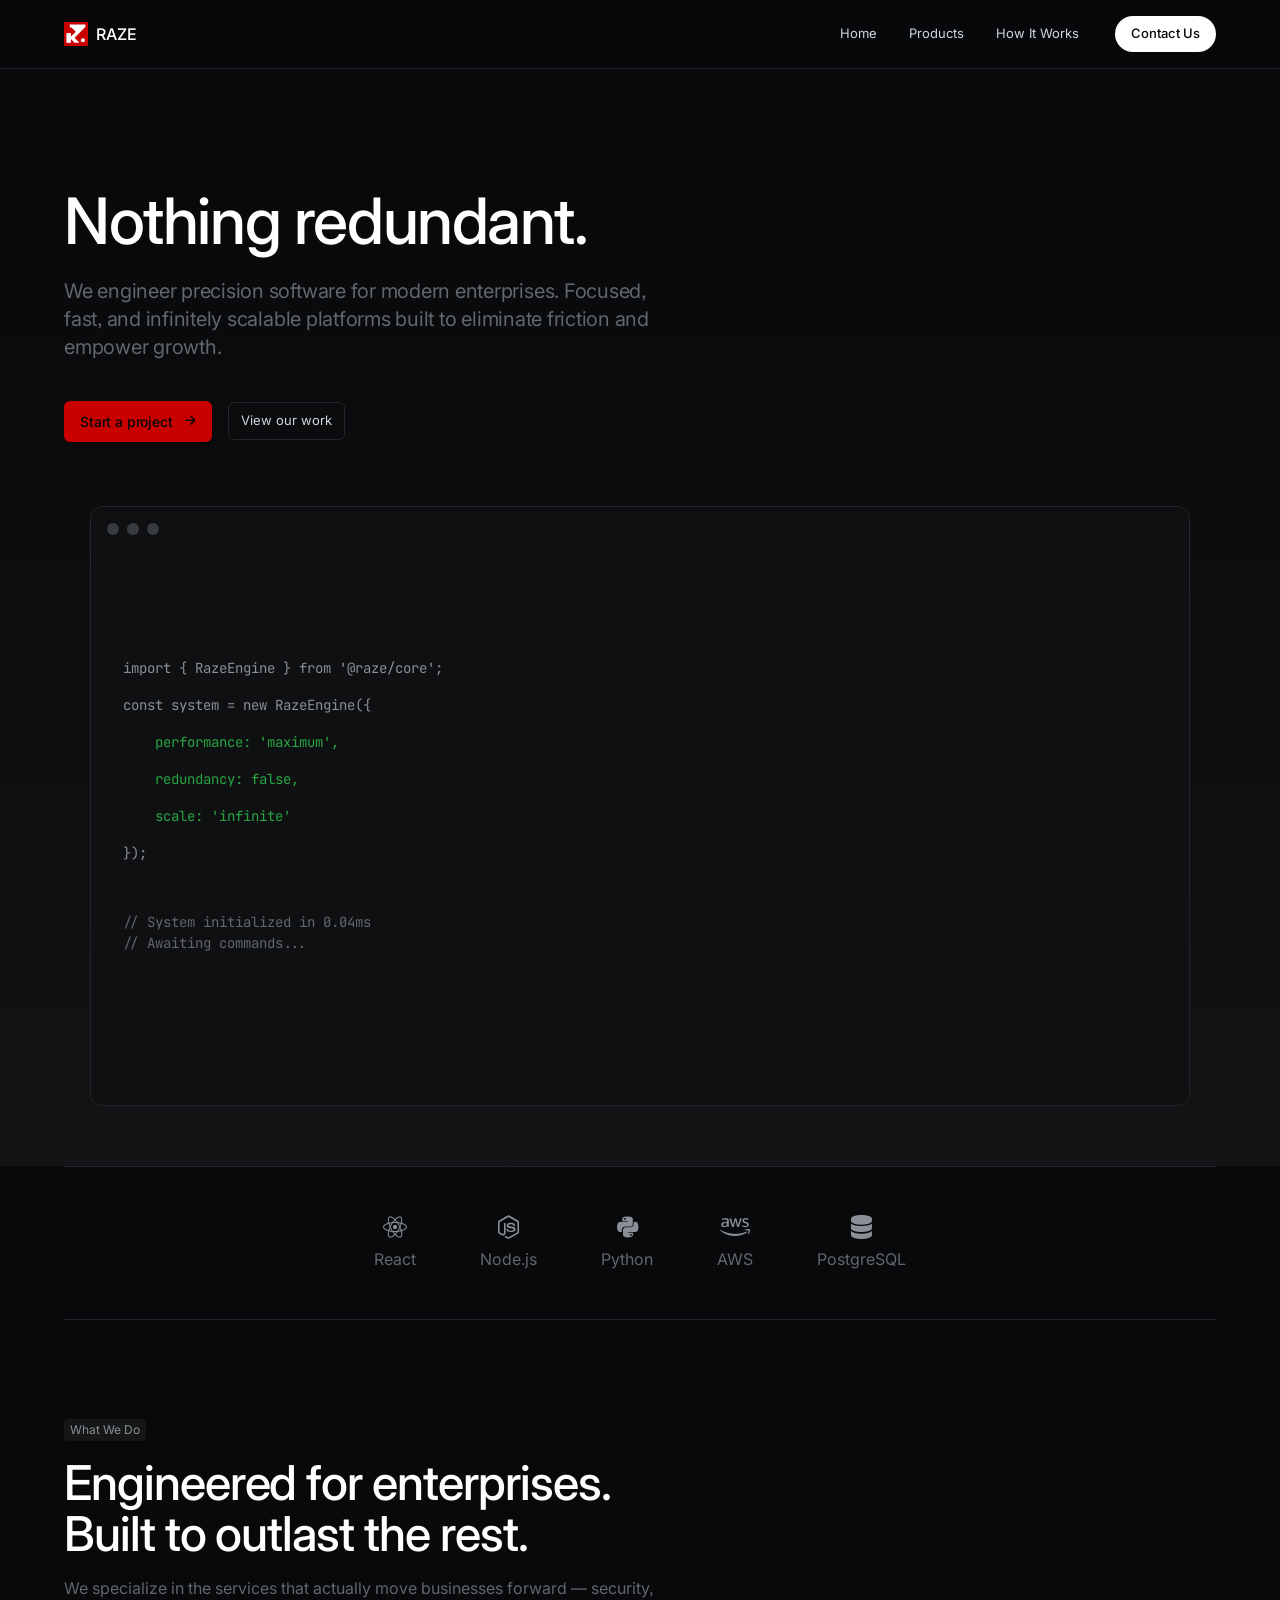
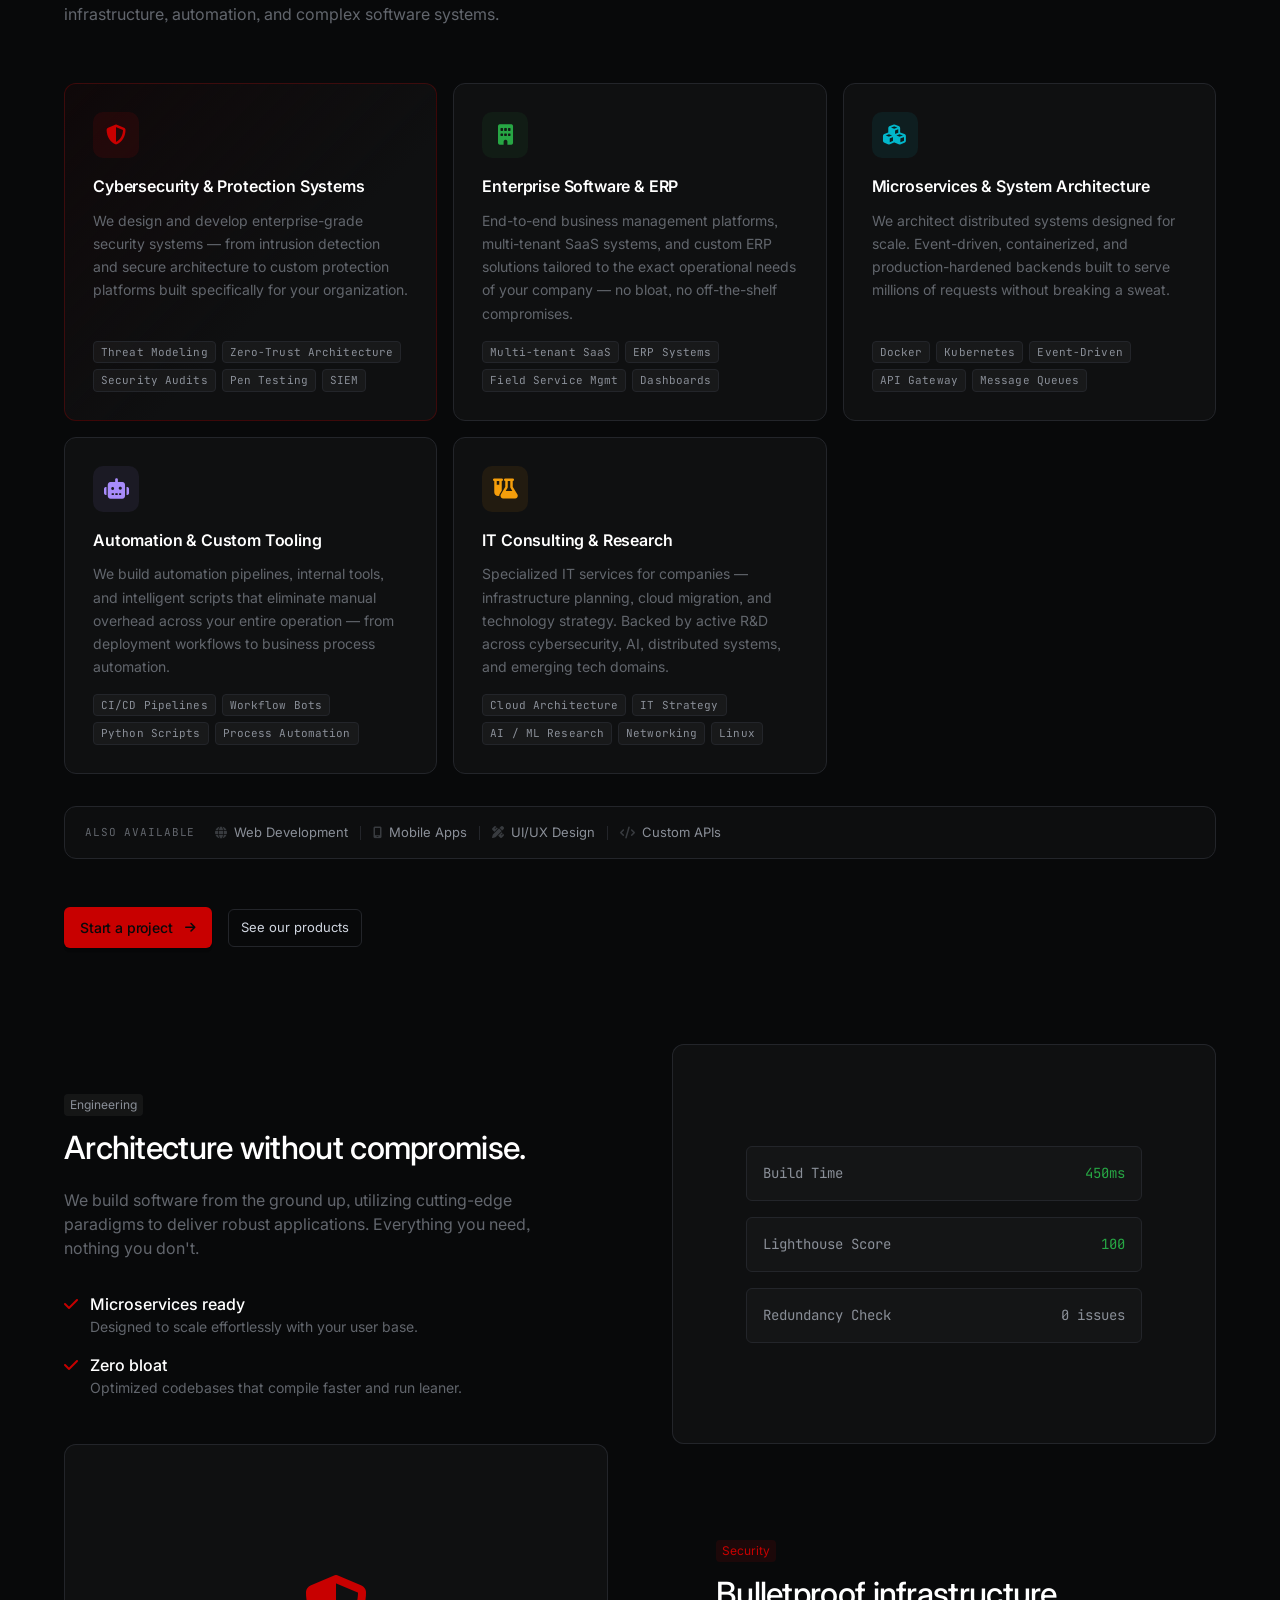
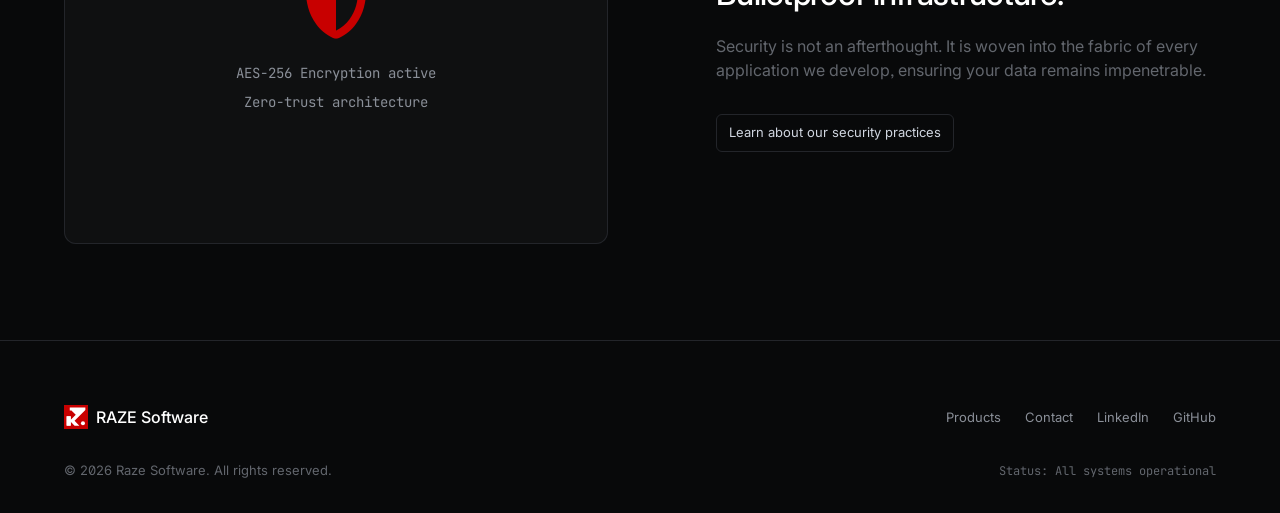
<file: index.html>
<!DOCTYPE html>
<html lang="en">
<head>
    <meta charset="UTF-8">
    <meta name="viewport" content="width=device-width, initial-scale=1.0">
    <title>RAZE — Software Engineering</title>
    <meta name="description" content="RAZE develops high-performance enterprise systems, business management software, and custom digital platforms. Nothing redundant.">
    <link rel="stylesheet" href="styles.css">
    <link rel="stylesheet" href="https://cdnjs.cloudflare.com/ajax/libs/font-awesome/6.4.0/css/all.min.css">
    <link rel="icon" href="assets/images/raze-logo.svg">
</head>
<body>
    <!-- Navigation -->
    <nav class="navbar">
        <div class="container nav-container">
            <a href="index.html" class="logo-link">
                <img src="assets/images/raze-logo.svg" alt="RAZE" class="logo-img">
                RAZE
            </a>
            <div class="nav-links" id="nav-links">
                <a href="index.html" class="nav-link active">Home</a>
                <a href="products.html" class="nav-link">Products</a>
                <a href="how-it-works.html" class="nav-link">How It Works</a>
                <a href="contact.html" class="btn btn-pill" style="margin-left: 16px;">Contact Us</a>
            </div>
            <button class="mobile-nav-toggle" id="mobile-nav-toggle" aria-label="Toggle navigation" aria-expanded="false">
                <span></span>
                <span></span>
                <span></span>
            </button>
        </div>
    </nav>

    <!-- Hero Section -->
    <header class="hero">
        <div class="hero-bg-gradient"></div>
        <div class="container">
            <div class="hero-content">
                <h1 class="text-hero hero-title">Nothing redundant.</h1>
                <p class="hero-subtitle">We engineer precision software for modern enterprises. Focused, fast, and infinitely scalable platforms built to eliminate friction and empower growth.</p>
                <div class="hero-ctas">
                    <a href="contact.html" class="btn btn-primary">
                        Start a project <i class="fas fa-arrow-right" style="font-size: 12px; margin-left: 4px;"></i>
                    </a>
                    <a href="products.html" class="btn btn-secondary">
                        View our work
                    </a>
                </div>
            </div>

            <!-- Product/Software Showcase Frame -->
            <div class="showcase-wrapper">
                <div class="showcase-card" style="padding: 0; overflow: hidden; height: 600px; display: flex; align-items: center; justify-content: center; border: 0.5px solid var(--color-graphite);">
                    <!-- Simulated UI or Abstract Code visual since it's a general software company -->
                    <div style="width: 100%; height: 100%; background: var(--color-carbon); position: relative;">
                        <!-- Mac window dots -->
                        <div style="position: absolute; top: 16px; left: 16px; display: flex; gap: 8px;">
                            <div style="width: 12px; height: 12px; border-radius: 50%; background: #383b3f;"></div>
                            <div style="width: 12px; height: 12px; border-radius: 50%; background: #383b3f;"></div>
                            <div style="width: 12px; height: 12px; border-radius: 50%; background: #383b3f;"></div>
                        </div>
                        <!-- Abstract Code Block -->
                        <div style="padding: 64px 32px; height: 100%; display: flex; flex-direction: column; justify-content: center;">
                            <div class="text-mono" style="margin-bottom: 16px;">
                                <span style="color: var(--color-fog);">import</span> { RazeEngine } <span style="color: var(--color-fog);">from</span> '@raze/core';
                            </div>
                            <div class="text-mono" style="margin-bottom: 16px;">
                                <span style="color: var(--color-fog);">const</span> system = <span style="color: var(--color-fog);">new</span> RazeEngine({
                            </div>
                            <div class="text-mono" style="margin-bottom: 16px; padding-left: 32px; color: var(--color-pulse-green);">
                                performance: 'maximum',
                            </div>
                            <div class="text-mono" style="margin-bottom: 16px; padding-left: 32px; color: var(--color-pulse-green);">
                                redundancy: false,
                            </div>
                            <div class="text-mono" style="margin-bottom: 16px; padding-left: 32px; color: var(--color-pulse-green);">
                                scale: 'infinite'
                            </div>
                            <div class="text-mono" style="margin-bottom: 16px;">
                                });
                            </div>
                            <div class="text-mono" style="margin-top: 32px; color: var(--color-ash);">
                                // System initialized in 0.04ms
                            </div>
                            <div class="text-mono" style="color: var(--color-ash);">
                                // Awaiting commands...
                            </div>
                        </div>
                    </div>
                </div>
            </div>
        </div>
    </header>

    <!-- Trusted By Logos (Adapted to tech stack or clients) -->
    <section class="container">
        <div class="customer-logos text-body-muted">
            <div style="display: flex; flex-direction: column; align-items: center; gap: 8px;">
                <i class="fab fa-react"></i> React
            </div>
            <div style="display: flex; flex-direction: column; align-items: center; gap: 8px;">
                <i class="fab fa-node-js"></i> Node.js
            </div>
            <div style="display: flex; flex-direction: column; align-items: center; gap: 8px;">
                <i class="fab fa-python"></i> Python
            </div>
            <div style="display: flex; flex-direction: column; align-items: center; gap: 8px;">
                <i class="fab fa-aws"></i> AWS
            </div>
            <div style="display: flex; flex-direction: column; align-items: center; gap: 8px;">
                <i class="fas fa-database"></i> PostgreSQL
            </div>
        </div>
    </section>

    <!-- ===================== SERVICES SECTION ===================== -->
    <section class="container services-section">
        <div class="services-header">
            <span class="badge" style="margin-bottom: 16px;">What We Do</span>
            <h2 class="text-heading services-title">Engineered for enterprises.<br>Built to outlast the rest.</h2>
            <p class="text-body-muted services-subtitle">We specialize in the services that actually move businesses forward — security, infrastructure, automation, and complex software systems.</p>
        </div>

        <!-- ── FEATURED ENTERPRISE SERVICES ── -->
        <div class="services-grid services-grid--featured">

            <!-- Security Systems -->
            <div class="service-card service-card--highlight service-card--large">
                <div class="service-icon-wrap" style="--icon-color: #c80000; --icon-bg: rgba(200,0,0,0.1);">
                    <i class="fas fa-shield-halved"></i>
                </div>
                <h3 class="service-name">Cybersecurity & Protection Systems</h3>
                <p class="service-desc">We design and develop enterprise-grade security systems — from intrusion detection and secure architecture to custom protection platforms built specifically for your organization.</p>
                <div class="service-tags">
                    <span class="service-tag">Threat Modeling</span>
                    <span class="service-tag">Zero-Trust Architecture</span>
                    <span class="service-tag">Security Audits</span>
                    <span class="service-tag">Pen Testing</span>
                    <span class="service-tag">SIEM</span>
                </div>
            </div>

            <!-- Enterprise Software & ERP -->
            <div class="service-card service-card--large">
                <div class="service-icon-wrap" style="--icon-color: #27a644; --icon-bg: rgba(39,166,68,0.08);">
                    <i class="fas fa-building"></i>
                </div>
                <h3 class="service-name">Enterprise Software & ERP</h3>
                <p class="service-desc">End-to-end business management platforms, multi-tenant SaaS systems, and custom ERP solutions tailored to the exact operational needs of your company — no bloat, no off-the-shelf compromises.</p>
                <div class="service-tags">
                    <span class="service-tag">Multi-tenant SaaS</span>
                    <span class="service-tag">ERP Systems</span>
                    <span class="service-tag">Field Service Mgmt</span>
                    <span class="service-tag">Dashboards</span>
                </div>
            </div>

            <!-- Microservices & Architecture -->
            <div class="service-card service-card--large">
                <div class="service-icon-wrap" style="--icon-color: #02b8cc; --icon-bg: rgba(2,184,204,0.08);">
                    <i class="fas fa-cubes"></i>
                </div>
                <h3 class="service-name">Microservices & System Architecture</h3>
                <p class="service-desc">We architect distributed systems designed for scale. Event-driven, containerized, and production-hardened backends built to serve millions of requests without breaking a sweat.</p>
                <div class="service-tags">
                    <span class="service-tag">Docker</span>
                    <span class="service-tag">Kubernetes</span>
                    <span class="service-tag">Event-Driven</span>
                    <span class="service-tag">API Gateway</span>
                    <span class="service-tag">Message Queues</span>
                </div>
            </div>

            <!-- Automation -->
            <div class="service-card service-card--large">
                <div class="service-icon-wrap" style="--icon-color: #a78bfa; --icon-bg: rgba(167,139,250,0.08);">
                    <i class="fas fa-robot"></i>
                </div>
                <h3 class="service-name">Automation & Custom Tooling</h3>
                <p class="service-desc">We build automation pipelines, internal tools, and intelligent scripts that eliminate manual overhead across your entire operation — from deployment workflows to business process automation.</p>
                <div class="service-tags">
                    <span class="service-tag">CI/CD Pipelines</span>
                    <span class="service-tag">Workflow Bots</span>
                    <span class="service-tag">Python Scripts</span>
                    <span class="service-tag">Process Automation</span>
                </div>
            </div>

            <!-- IT + R&D -->
            <div class="service-card service-card--large">
                <div class="service-icon-wrap" style="--icon-color: #f59e0b; --icon-bg: rgba(245,158,11,0.08);">
                    <i class="fas fa-flask-vial"></i>
                </div>
                <h3 class="service-name">IT Consulting & Research</h3>
                <p class="service-desc">Specialized IT services for companies — infrastructure planning, cloud migration, and technology strategy. Backed by active R&D across cybersecurity, AI, distributed systems, and emerging tech domains.</p>
                <div class="service-tags">
                    <span class="service-tag">Cloud Architecture</span>
                    <span class="service-tag">IT Strategy</span>
                    <span class="service-tag">AI / ML Research</span>
                    <span class="service-tag">Networking</span>
                    <span class="service-tag">Linux</span>
                </div>
            </div>

        </div>

        <!-- ── STANDARD SERVICES (secondary strip) ── -->
        <div class="services-also">
            <span class="services-also-label">Also available</span>
            <div class="services-also-list">
                <div class="services-also-item">
                    <i class="fas fa-globe"></i>
                    <span>Web Development</span>
                </div>
                <div class="services-also-divider"></div>
                <div class="services-also-item">
                    <i class="fas fa-mobile-screen"></i>
                    <span>Mobile Apps</span>
                </div>
                <div class="services-also-divider"></div>
                <div class="services-also-item">
                    <i class="fas fa-pen-ruler"></i>
                    <span>UI/UX Design</span>
                </div>
                <div class="services-also-divider"></div>
                <div class="services-also-item">
                    <i class="fas fa-code"></i>
                    <span>Custom APIs</span>
                </div>
            </div>
        </div>

        <!-- CTA -->
        <div class="services-cta">
            <a href="contact.html" class="btn btn-primary">
                Start a project <i class="fas fa-arrow-right" style="font-size: 12px; margin-left: 4px;"></i>
            </a>
            <a href="products.html" class="btn btn-secondary">See our products</a>
        </div>
    </section>


    <!-- Feature 1 -->
    <section class="container feature-section">
        <div class="feature-text">
            <span class="badge" style="margin-bottom: 16px;">Engineering</span>
            <h2 class="text-heading" style="font-size: var(--text-heading-sm); margin-bottom: 24px;">Architecture without compromise.</h2>
            <p class="text-body-muted">We build software from the ground up, utilizing cutting-edge paradigms to deliver robust applications. Everything you need, nothing you don't.</p>
            
            <div class="feature-list">
                <div class="feature-item">
                    <i class="fas fa-check"></i>
                    <div>
                        <div class="text-body" style="color: var(--color-paper); font-weight: var(--font-weight-w510);">Microservices ready</div>
                        <div class="text-body-muted" style="font-size: 14px;">Designed to scale effortlessly with your user base.</div>
                    </div>
                </div>
                <div class="feature-item">
                    <i class="fas fa-check"></i>
                    <div>
                        <div class="text-body" style="color: var(--color-paper); font-weight: var(--font-weight-w510);">Zero bloat</div>
                        <div class="text-body-muted" style="font-size: 14px;">Optimized codebases that compile faster and run leaner.</div>
                    </div>
                </div>
            </div>
        </div>
        <div class="feature-visual">
            <div style="display: flex; flex-direction: column; gap: 16px; width: 80%;">
                <div style="background: rgba(255,255,255,0.02); border: 0.5px solid var(--color-graphite); padding: 16px; border-radius: 6px;">
                    <div style="display: flex; justify-content: space-between;">
                        <span class="text-mono" style="color: var(--color-fog);">Build Time</span>
                        <span class="text-mono" style="color: var(--color-pulse-green);">450ms</span>
                    </div>
                </div>
                <div style="background: rgba(255,255,255,0.02); border: 0.5px solid var(--color-graphite); padding: 16px; border-radius: 6px;">
                    <div style="display: flex; justify-content: space-between;">
                        <span class="text-mono" style="color: var(--color-fog);">Lighthouse Score</span>
                        <span class="text-mono" style="color: var(--color-pulse-green);">100</span>
                    </div>
                </div>
                <div style="background: rgba(255,255,255,0.02); border: 0.5px solid var(--color-graphite); padding: 16px; border-radius: 6px;">
                    <div style="display: flex; justify-content: space-between;">
                        <span class="text-mono" style="color: var(--color-fog);">Redundancy Check</span>
                        <span class="text-mono" style="color: var(--color-fog);">0 issues</span>
                    </div>
                </div>
            </div>
        </div>
    </section>

    <!-- Feature 2 -->
    <section class="container feature-section reverse">
        <div class="feature-text">
            <span class="badge red" style="margin-bottom: 16px;">Security</span>
            <h2 class="text-heading" style="font-size: var(--text-heading-sm); margin-bottom: 24px;">Bulletproof infrastructure.</h2>
            <p class="text-body-muted">Security is not an afterthought. It is woven into the fabric of every application we develop, ensuring your data remains impenetrable.</p>
            <div style="margin-top: 32px;">
                <a href="contact.html" class="btn btn-secondary">Learn about our security practices</a>
            </div>
        </div>
        <div class="feature-visual">
            <div style="text-align: center;">
                <i class="fas fa-shield-halved" style="font-size: 64px; color: var(--color-raze-red); margin-bottom: 24px;"></i>
                <div class="text-mono" style="color: var(--color-fog);">AES-256 Encryption active</div>
                <div class="text-mono" style="color: var(--color-fog); margin-top: 8px;">Zero-trust architecture</div>
            </div>
        </div>
    </section>

    <!-- Footer -->
    <footer>
        <div class="container">
            <div class="footer-content">
                <div class="logo-link">
                    <img src="assets/images/raze-logo.svg" alt="RAZE" class="logo-img">
                    RAZE Software
                </div>
                <div class="footer-links">
                    <a href="products.html" class="footer-link">Products</a>
                    <a href="contact.html" class="footer-link">Contact</a>
                    <a href="https://www.linkedin.com/company/raze-software" target="_blank" rel="noopener noreferrer" class="footer-link">LinkedIn</a>
                    <a href="https://github.com/RazeGroup" target="_blank" rel="noopener noreferrer" class="footer-link">GitHub</a>
                </div>
            </div>
            <div style="display: flex; justify-content: space-between; align-items: center;">
                <p class="copyright">&copy; 2026 Raze Software. All rights reserved.</p>
                <div class="text-mono" style="color: var(--color-ash); font-size: 12px;">Status: All systems operational</div>
            </div>
        </div>
    </footer>
<script src="mobile-optimization.js"></script>
</body>
</html>
</file>
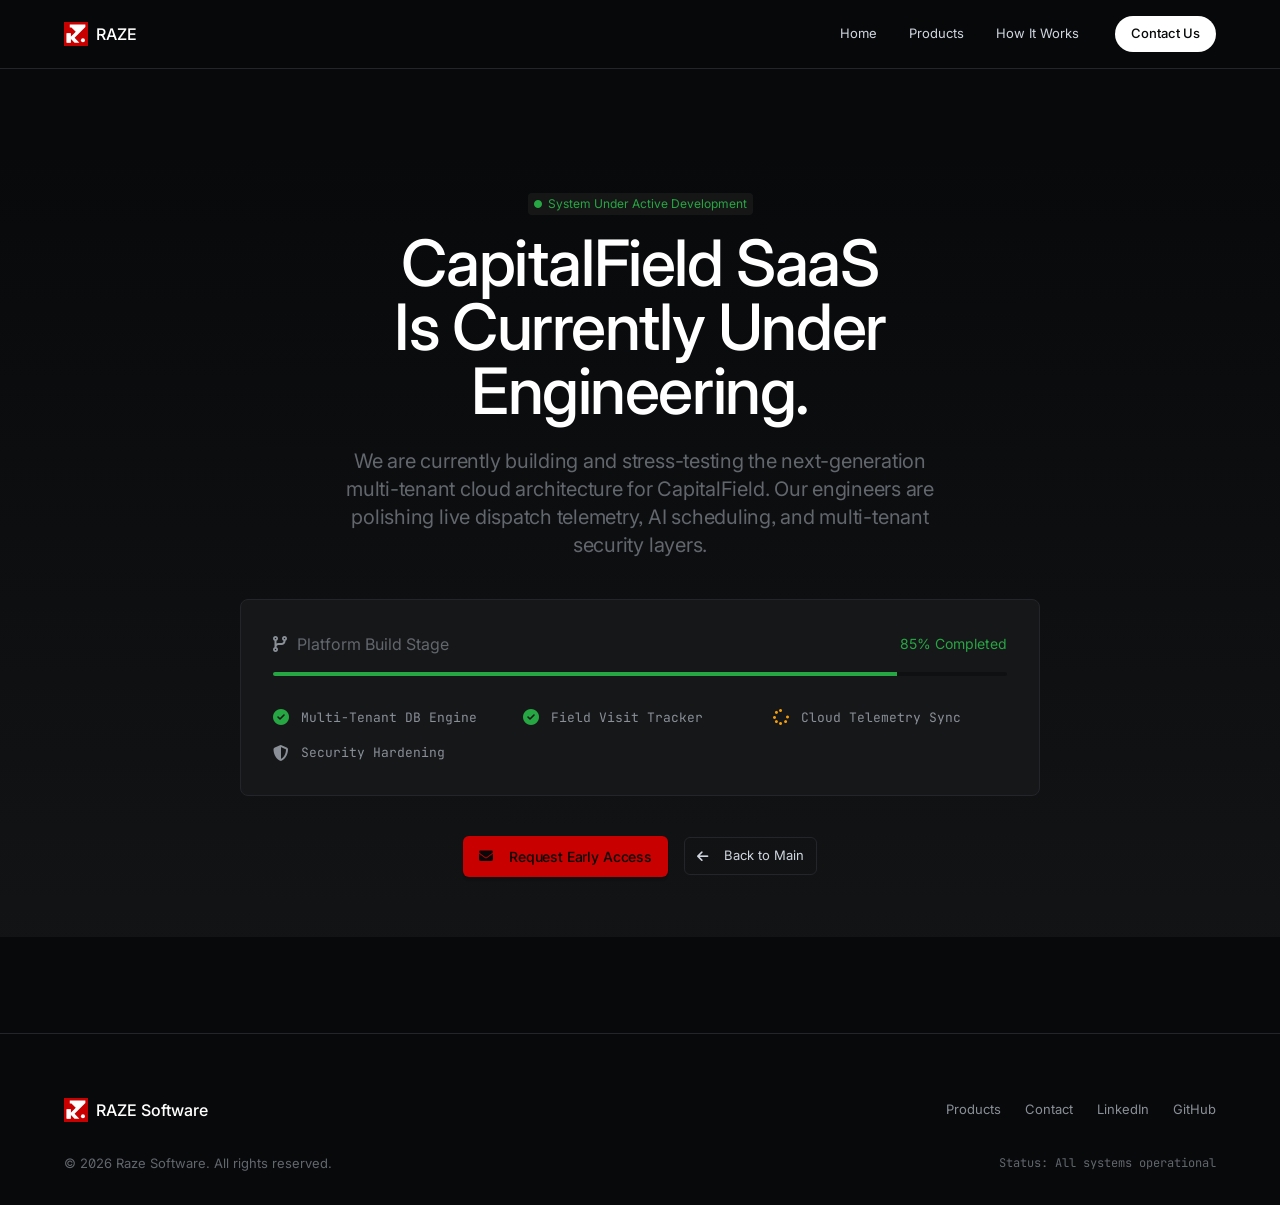
<file: capital-field-saas.html>
<!DOCTYPE html>
<html lang="en">
<head>
    <meta charset="UTF-8">
    <meta name="viewport" content="width=device-width, initial-scale=1.0">
    <title>CapitalField SaaS — Platform Under Development | RAZE</title>
    <meta name="description" content="CapitalField multi-tenant SaaS platform is currently under active engineering by RAZE Software. Explore features and request early access.">
    <link rel="stylesheet" href="styles.css">
    <link rel="stylesheet" href="https://cdnjs.cloudflare.com/ajax/libs/font-awesome/6.4.0/css/all.min.css">
    <link rel="icon" href="assets/images/raze-logo.svg">
</head>
<body>
    <!-- Navigation -->
    <nav class="navbar">
        <div class="container nav-container">
            <a href="index.html" class="logo-link">
                <img src="assets/images/raze-logo.svg" alt="RAZE" class="logo-img">
                RAZE
            </a>
            <div class="nav-links">
                <a href="index.html" class="nav-link">Home</a>
                <a href="products.html" class="nav-link">Products</a>
                <a href="how-it-works.html" class="nav-link">How It Works</a>
                <a href="contact.html" class="btn btn-pill" style="margin-left: 16px;">Contact Us</a>
            </div>
        </div>
    </nav>

    <section class="hero">
        <div class="hero-bg-gradient"></div>
        <div class="container">
            <div class="hero-content" style="max-width: 800px; margin: 0 auto; text-align: center;">
                <span class="badge" style="margin-bottom: 16px; border-color: var(--color-pulse-green); color: var(--color-pulse-green);">
                    <i class="fas fa-circle" style="font-size: 8px; margin-right: 6px;"></i> System Under Active Development
                </span>
                
                <h1 class="text-hero hero-title">CapitalField SaaS <br>Is Currently Under Engineering.</h1>
                
                <p class="hero-subtitle" style="margin: 24px auto;">
                    We are currently building and stress-testing the next-generation multi-tenant cloud architecture for CapitalField. Our engineers are polishing live dispatch telemetry, AI scheduling, and multi-tenant security layers.
                </p>

                <!-- Development Progress Status -->
                <div style="background: var(--color-obsidian); border: 0.5px solid var(--color-graphite); border-radius: 8px; padding: 32px; text-align: left; margin: 40px 0;">
                    <div style="display: flex; justify-content: space-between; align-items: center; margin-bottom: 16px;">
                        <span class="text-body-muted"><i class="fas fa-code-branch" style="color: var(--color-fog); margin-right: 6px;"></i> Platform Build Stage</span>
                        <span style="color: var(--color-pulse-green); font-family: var(--font-mono); font-size: 14px;">85% Completed</span>
                    </div>
                    
                    <div style="width: 100%; height: 4px; background: var(--color-carbon); border-radius: 2px; margin-bottom: 32px; overflow: hidden;">
                        <div style="width: 85%; height: 100%; background: var(--color-pulse-green);"></div>
                    </div>

                    <div style="display: grid; grid-template-columns: repeat(auto-fit, minmax(200px, 1fr)); gap: 16px;">
                        <div style="display: flex; align-items: center; gap: 12px; color: var(--color-paper);">
                            <i class="fas fa-check-circle" style="color: var(--color-pulse-green);"></i>
                            <span class="text-mono" style="font-size: 13px;">Multi-Tenant DB Engine</span>
                        </div>
                        <div style="display: flex; align-items: center; gap: 12px; color: var(--color-paper);">
                            <i class="fas fa-check-circle" style="color: var(--color-pulse-green);"></i>
                            <span class="text-mono" style="font-size: 13px;">Field Visit Tracker</span>
                        </div>
                        <div style="display: flex; align-items: center; gap: 12px; color: var(--color-paper);">
                            <i class="fas fa-spinner fa-spin" style="color: #f59e0b;"></i>
                            <span class="text-mono" style="font-size: 13px;">Cloud Telemetry Sync</span>
                        </div>
                        <div style="display: flex; align-items: center; gap: 12px; color: var(--color-paper);">
                            <i class="fas fa-shield-alt" style="color: var(--color-fog);"></i>
                            <span class="text-mono" style="font-size: 13px;">Security Hardening</span>
                        </div>
                    </div>
                </div>

                <div class="hero-ctas" style="justify-content: center;">
                    <a href="contact.html" class="btn btn-primary">
                        <i class="fas fa-envelope" style="margin-right: 8px;"></i> Request Early Access
                    </a>
                    <a href="index.html" class="btn btn-secondary">
                        <i class="fas fa-arrow-left" style="margin-right: 8px;"></i> Back to Main
                    </a>
                </div>
            </div>
        </div>
    </section>

    <!-- Footer -->
    <footer>
        <div class="container">
            <div class="footer-content">
                <div class="logo-link">
                    <img src="assets/images/raze-logo.svg" alt="RAZE" class="logo-img">
                    RAZE Software
                </div>
                <div class="footer-links">
                    <a href="products.html" class="footer-link">Products</a>
                    <a href="contact.html" class="footer-link">Contact</a>
                    <a href="https://www.linkedin.com/company/raze-software" target="_blank" rel="noopener noreferrer" class="footer-link">LinkedIn</a>
                    <a href="https://github.com/RazeGroup" target="_blank" rel="noopener noreferrer" class="footer-link">GitHub</a>
                </div>
            </div>
            <div style="display: flex; justify-content: space-between; align-items: center;">
                <p class="copyright">&copy; 2026 Raze Software. All rights reserved.</p>
                <div class="text-mono" style="color: var(--color-ash); font-size: 12px;">Status: All systems operational</div>
            </div>
        </div>
    </footer>
</body>
</html>
</file>
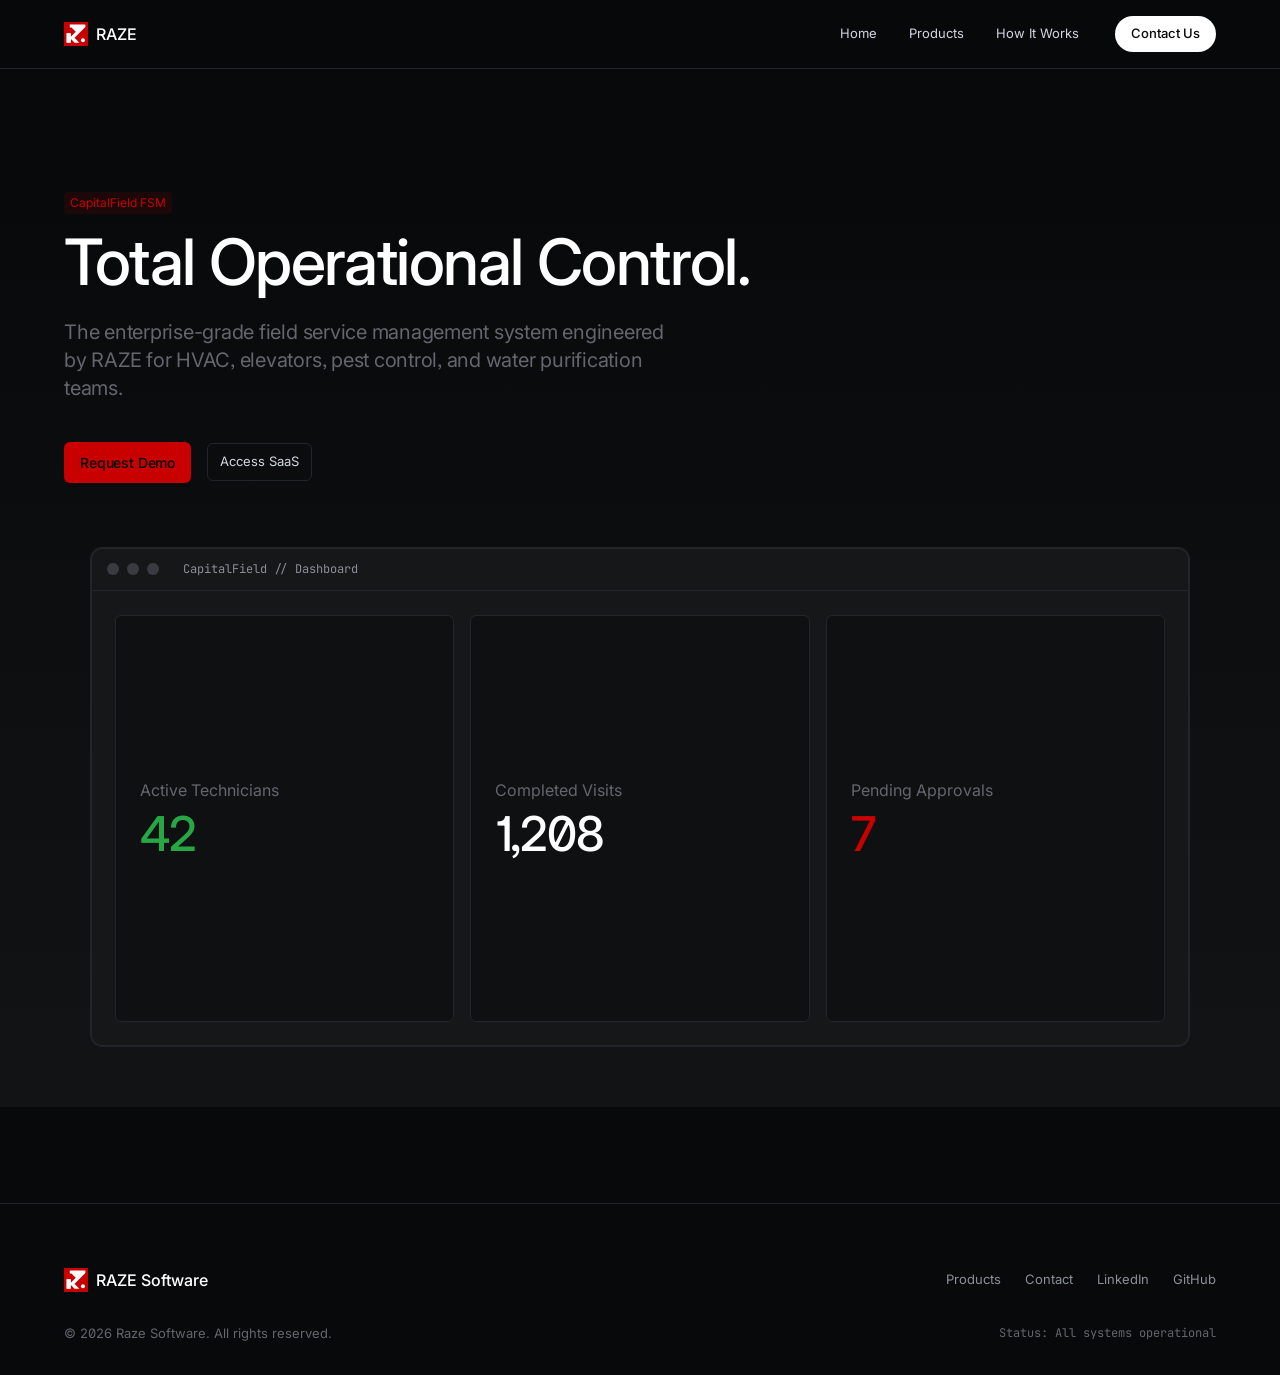
<file: capital-field.html>
<!DOCTYPE html>
<html lang="en">
<head>
    <meta charset="UTF-8">
    <meta name="viewport" content="width=device-width, initial-scale=1.0">
    <title>RAZE — CapitalField</title>
    <meta name="description" content="CapitalField — The precision field service management OS by RAZE.">
    <link rel="stylesheet" href="styles.css">
    <link rel="stylesheet" href="https://cdnjs.cloudflare.com/ajax/libs/font-awesome/6.4.0/css/all.min.css">
    <link rel="icon" href="assets/images/raze-logo.svg">
</head>
<body>
    <!-- Navigation -->
    <nav class="navbar">
        <div class="container nav-container">
            <a href="index.html" class="logo-link">
                <img src="assets/images/raze-logo.svg" alt="RAZE" class="logo-img">
                RAZE
            </a>
            <div class="nav-links">
                <a href="index.html" class="nav-link">Home</a>
                <a href="products.html" class="nav-link">Products</a>
                <a href="how-it-works.html" class="nav-link">How It Works</a>
                <a href="contact.html" class="btn btn-pill" style="margin-left: 16px;">Contact Us</a>
            </div>
        </div>
    </nav>

    <section class="hero">
        <div class="hero-bg-gradient"></div>
        <div class="container">
            <div class="hero-content">
                <span class="badge red" style="margin-bottom: 16px;">CapitalField FSM</span>
                <h1 class="text-hero hero-title">Total Operational Control.</h1>
                <p class="hero-subtitle">The enterprise-grade field service management system engineered by RAZE for HVAC, elevators, pest control, and water purification teams.</p>
                <div class="hero-ctas">
                    <a href="contact.html" class="btn btn-primary">Request Demo</a>
                    <a href="capital-field-saas.html" class="btn btn-secondary">Access SaaS</a>
                </div>
            </div>

            <!-- Dashboard Visual -->
            <div class="showcase-wrapper">
                <div class="showcase-card" style="padding: 0; overflow: hidden; height: 500px; background: var(--color-obsidian); border: 0.5px solid var(--color-graphite); display: flex; flex-direction: column;">
                    <div style="padding: 12px 16px; border-bottom: 0.5px solid var(--color-graphite); display: flex; align-items: center; gap: 8px;">
                        <div style="width: 12px; height: 12px; border-radius: 50%; background: #383b3f;"></div>
                        <div style="width: 12px; height: 12px; border-radius: 50%; background: #383b3f;"></div>
                        <div style="width: 12px; height: 12px; border-radius: 50%; background: #383b3f;"></div>
                        <div class="text-mono" style="margin-left: 16px; font-size: 12px; color: var(--color-fog);">CapitalField // Dashboard</div>
                    </div>
                    <div style="display: grid; grid-template-columns: repeat(3, 1fr); gap: 16px; padding: 24px; height: 100%;">
                        <div style="background: var(--color-carbon); border: 0.5px solid var(--color-graphite); border-radius: 6px; padding: 24px; display: flex; flex-direction: column; justify-content: center;">
                            <div class="text-body-muted" style="margin-bottom: 8px;">Active Technicians</div>
                            <div class="text-heading" style="color: var(--color-pulse-green);">42</div>
                        </div>
                        <div style="background: var(--color-carbon); border: 0.5px solid var(--color-graphite); border-radius: 6px; padding: 24px; display: flex; flex-direction: column; justify-content: center;">
                            <div class="text-body-muted" style="margin-bottom: 8px;">Completed Visits</div>
                            <div class="text-heading" style="color: var(--color-paper);">1,208</div>
                        </div>
                        <div style="background: var(--color-carbon); border: 0.5px solid var(--color-graphite); border-radius: 6px; padding: 24px; display: flex; flex-direction: column; justify-content: center;">
                            <div class="text-body-muted" style="margin-bottom: 8px;">Pending Approvals</div>
                            <div class="text-heading" style="color: var(--color-raze-red);">7</div>
                        </div>
                    </div>
                </div>
            </div>
        </div>
    </section>

    <!-- Footer -->
    <footer>
        <div class="container">
            <div class="footer-content">
                <div class="logo-link">
                    <img src="assets/images/raze-logo.svg" alt="RAZE" class="logo-img">
                    RAZE Software
                </div>
                <div class="footer-links">
                    <a href="products.html" class="footer-link">Products</a>
                    <a href="contact.html" class="footer-link">Contact</a>
                    <a href="https://www.linkedin.com/company/raze-software" target="_blank" rel="noopener noreferrer" class="footer-link">LinkedIn</a>
                    <a href="https://github.com/RazeGroup" target="_blank" rel="noopener noreferrer" class="footer-link">GitHub</a>
                </div>
            </div>
            <div style="display: flex; justify-content: space-between; align-items: center;">
                <p class="copyright">&copy; 2026 Raze Software. All rights reserved.</p>
                <div class="text-mono" style="color: var(--color-ash); font-size: 12px;">Status: All systems operational</div>
            </div>
        </div>
    </footer>
</body>
</html>
</file>
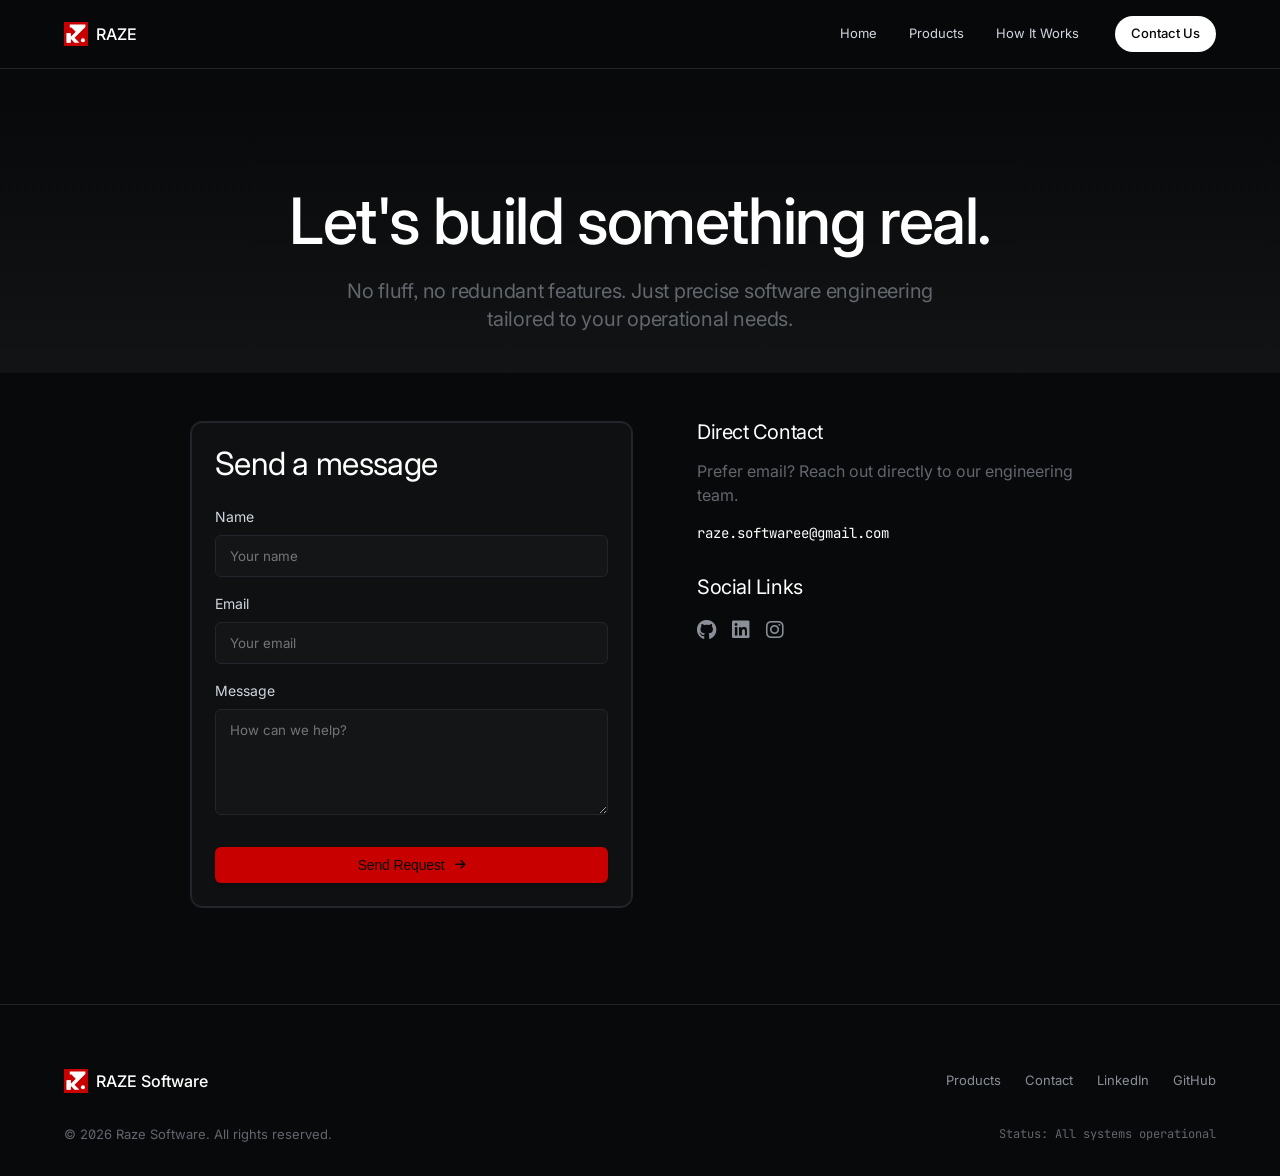
<file: contact.html>
<!DOCTYPE html>
<html lang="en">
<head>
    <meta charset="UTF-8">
    <meta name="viewport" content="width=device-width, initial-scale=1.0">
    <title>RAZE — Contact</title>
    <meta name="description" content="Contact RAZE Software for custom enterprise platforms. Nothing redundant.">
    <link rel="stylesheet" href="styles.css">
    <link rel="stylesheet" href="https://cdnjs.cloudflare.com/ajax/libs/font-awesome/6.4.0/css/all.min.css">
    <link rel="icon" href="assets/images/raze-logo.svg">
</head>
<body>
    <!-- Navigation -->
    <nav class="navbar">
        <div class="container nav-container">
            <a href="index.html" class="logo-link">
                <img src="assets/images/raze-logo.svg" alt="RAZE" class="logo-img">
                RAZE
            </a>
            <div class="nav-links" id="nav-links">
                <a href="index.html" class="nav-link">Home</a>
                <a href="products.html" class="nav-link">Products</a>
                <a href="how-it-works.html" class="nav-link">How It Works</a>
                <a href="contact.html" class="btn btn-pill" style="margin-left: 16px;">Contact Us</a>
            </div>
            <button class="mobile-nav-toggle" id="mobile-nav-toggle" aria-label="Toggle navigation" aria-expanded="false">
                <span></span>
                <span></span>
                <span></span>
            </button>
        </div>
    </nav>

    <!-- Page Header -->
    <section class="hero" style="padding-bottom: 0;">
        <div class="hero-bg-gradient"></div>
        <div class="container">
            <div class="hero-content" style="max-width: 800px; text-align: center; margin: 0 auto;">
                <h1 class="text-hero hero-title">Let's build something real.</h1>
                <p class="hero-subtitle" style="margin: 0 auto 40px;">No fluff, no redundant features. Just precise software engineering tailored to your operational needs.</p>
            </div>
        </div>
    </section>

    <section class="container" style="padding-top: 48px;">
        <div class="contact-layout" style="display: flex; gap: 64px; justify-content: center; align-items: flex-start; max-width: 900px; margin: 0 auto;">
            
            <div class="showcase-card" style="flex: 1; border: 0.5px solid var(--color-graphite);">
                <h2 class="text-subheading" style="margin-bottom: 24px;">Send a message</h2>

                <!-- Success message (hidden by default) -->
                <div id="form-success" style="display:none; text-align:center; padding: 40px 0;">
                    <i class="fas fa-circle-check" style="font-size: 40px; color: var(--color-pulse-green); margin-bottom: 16px; display:block;"></i>
                    <div class="text-body" style="color: var(--color-paper); font-weight: var(--font-weight-w510); margin-bottom: 8px;">Message sent successfully!</div>
                    <div class="text-body-muted" style="font-size: 14px;">We'll get back to you within 24 hours.</div>
                    <button onclick="resetForm()" class="btn btn-secondary" style="margin-top: 24px; font-size: 13px;">Send another</button>
                </div>

                <!-- Error message (hidden by default) -->
                <div id="form-error" style="display:none; padding: 12px 14px; background: rgba(200,0,0,0.08); border: 0.5px solid rgba(200,0,0,0.25); border-radius: var(--radius-inputs); margin-bottom: 16px;">
                    <span style="color: var(--color-raze-red); font-size: 13px;"><i class="fas fa-triangle-exclamation" style="margin-right: 8px;"></i>Something went wrong. Please try again or email us directly.</span>
                </div>

                <form id="contact-form" style="display: flex; flex-direction: column; gap: 16px;">
                    <!-- Web3Forms required fields -->
                    <input type="hidden" name="access_key" value="e549bd91-f6db-4c7d-ba45-e224c22f781b">
                    <input type="hidden" name="subject" value="New Project Inquiry — RAZE Website">
                    <input type="hidden" name="from_name" value="RAZE Website">
                    <input type="checkbox" name="botcheck" style="display:none;" tabindex="-1" autocomplete="off">

                    <div style="display: flex; flex-direction: column; gap: 8px;">
                        <label class="text-body" style="font-size: 14px;" for="contact-name">Name</label>
                        <input id="contact-name" type="text" name="name" required
                            style="background: rgba(255,255,255,0.02); border: 0.5px solid var(--color-graphite); color: var(--color-paper); padding: 12px 14px; border-radius: var(--radius-inputs); outline: none; font-family: var(--font-inter-variable); transition: border-color 0.2s ease; width: 100%;"
                            placeholder="Your name"
                            onfocus="this.style.borderColor='var(--color-smoke)'"
                            onblur="this.style.borderColor='var(--color-graphite)'">
                    </div>
                    <div style="display: flex; flex-direction: column; gap: 8px;">
                        <label class="text-body" style="font-size: 14px;" for="contact-email">Email</label>
                        <input id="contact-email" type="email" name="email" required
                            style="background: rgba(255,255,255,0.02); border: 0.5px solid var(--color-graphite); color: var(--color-paper); padding: 12px 14px; border-radius: var(--radius-inputs); outline: none; font-family: var(--font-inter-variable); transition: border-color 0.2s ease; width: 100%;"
                            placeholder="Your email"
                            onfocus="this.style.borderColor='var(--color-smoke)'"
                            onblur="this.style.borderColor='var(--color-graphite)'">
                    </div>
                    <div style="display: flex; flex-direction: column; gap: 8px;">
                        <label class="text-body" style="font-size: 14px;" for="contact-message">Message</label>
                        <textarea id="contact-message" name="message" rows="5" required
                            style="background: rgba(255,255,255,0.02); border: 0.5px solid var(--color-graphite); color: var(--color-paper); padding: 12px 14px; border-radius: var(--radius-inputs); outline: none; font-family: var(--font-inter-variable); resize: vertical; transition: border-color 0.2s ease; width: 100%;"
                            placeholder="How can we help?"
                            onfocus="this.style.borderColor='var(--color-smoke)'"
                            onblur="this.style.borderColor='var(--color-graphite)'"></textarea>
                    </div>
                    <button id="submit-btn" type="submit" class="btn btn-primary" style="margin-top: 16px; width: 100%; gap: 10px;">
                        <span id="btn-text">Send Request</span>
                        <i id="btn-icon" class="fas fa-arrow-right" style="font-size: 12px;"></i>
                    </button>
                </form>
            </div>


            <div style="flex: 1; display: flex; flex-direction: column; gap: 32px;">
                <div>
                    <h3 class="text-subheading" style="font-size: 20px; margin-bottom: 16px;">Direct Contact</h3>
                    <p class="text-body-muted">Prefer email? Reach out directly to our engineering team.</p>
                    <div class="text-mono" style="color: var(--color-paper); margin-top: 16px;">raze.softwaree@gmail.com</div>
                </div>
                <div>
                    <h3 class="text-subheading" style="font-size: 20px; margin-bottom: 16px;">Social Links</h3>
                    <div style="display: flex; gap: 16px; font-size: 20px; color: var(--color-fog);">
                        <a href="https://github.com/RazeGroup" style="color: inherit;"><i class="fab fa-github"></i></a>
                        <a href="https://www.linkedin.com/company/raze-software" style="color: inherit;"><i class="fab fa-linkedin"></i></a>
                        <a href="https://www.instagram.com/raze.software/" style="color: inherit;"><i class="fab fa-instagram"></i></a>
                    </div>
                </div>
            </div>

        </div>
    </section>

    <!-- Footer -->
    <footer>
        <div class="container">
            <div class="footer-content">
                <div class="logo-link">
                    <img src="assets/images/raze-logo.svg" alt="RAZE" class="logo-img">
                    RAZE Software
                </div>
                <div class="footer-links">
                    <a href="products.html" class="footer-link">Products</a>
                    <a href="contact.html" class="footer-link">Contact</a>
                    <a href="https://www.linkedin.com/company/raze-software" target="_blank" rel="noopener noreferrer" class="footer-link">LinkedIn</a>
                    <a href="https://github.com/RazeGroup" target="_blank" rel="noopener noreferrer" class="footer-link">GitHub</a>
                </div>
            </div>
            <div style="display: flex; justify-content: space-between; align-items: center;">
                <p class="copyright">&copy; 2026 Raze Software. All rights reserved.</p>
                <div class="text-mono" style="color: var(--color-ash); font-size: 12px;">Status: All systems operational</div>
            </div>
        </div>
    </footer>
<script src="mobile-optimization.js"></script>
<script>
    const form = document.getElementById('contact-form');
    const submitBtn = document.getElementById('submit-btn');
    const btnText = document.getElementById('btn-text');
    const btnIcon = document.getElementById('btn-icon');
    const successBox = document.getElementById('form-success');
    const errorBox = document.getElementById('form-error');

    if (form) {
        form.addEventListener('submit', async function(e) {
            e.preventDefault();
            submitBtn.disabled = true;
            btnText.textContent = 'Sending...';
            btnIcon.className = 'fas fa-spinner fa-spin';
            errorBox.style.display = 'none';

            try {
                const response = await fetch('https://api.web3forms.com/submit', {
                    method: 'POST',
                    body: new FormData(form)
                });
                const data = await response.json();
                if (data.success) {
                    form.style.display = 'none';
                    successBox.style.display = 'block';
                } else { throw new Error('Failed'); }
            } catch(err) {
                errorBox.style.display = 'block';
                btnText.textContent = 'Send Request';
                btnIcon.className = 'fas fa-arrow-right';
                submitBtn.disabled = false;
            }
        });
    }

    function resetForm() {
        if (!form) return;
        form.reset();
        form.style.display = 'flex';
        successBox.style.display = 'none';
        errorBox.style.display = 'none';
        btnText.textContent = 'Send Request';
        btnIcon.className = 'fas fa-arrow-right';
        submitBtn.disabled = false;
    }
</script>
</body>
</html>
</file>
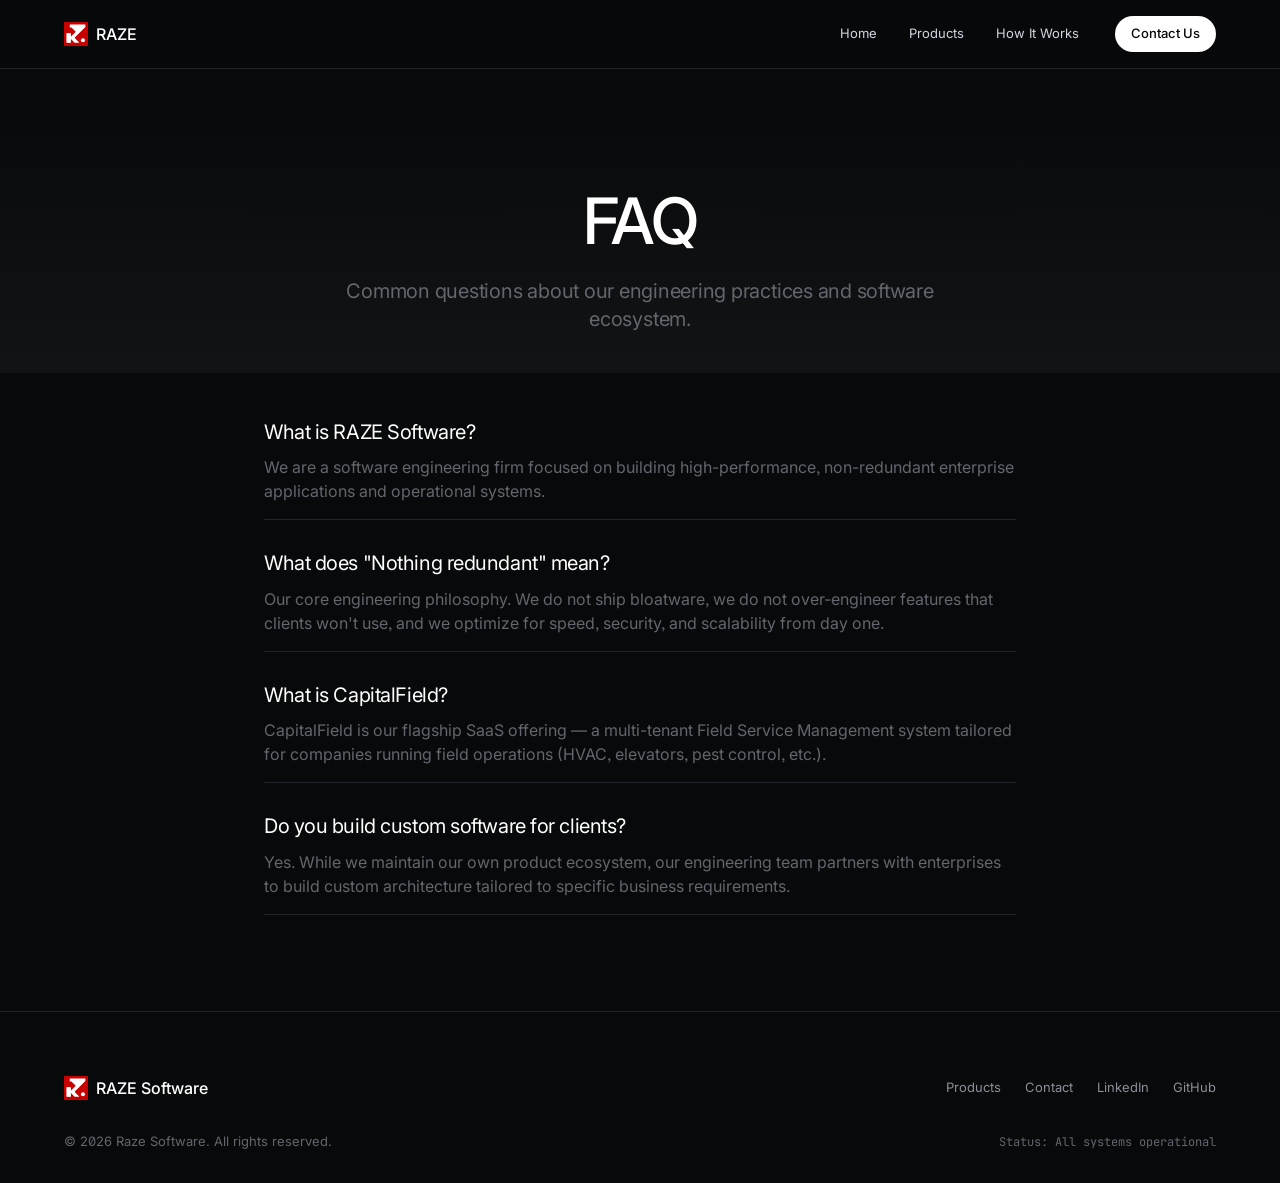
<file: faq.html>
<!DOCTYPE html>
<html lang="en">
<head>
    <meta charset="UTF-8">
    <meta name="viewport" content="width=device-width, initial-scale=1.0">
    <title>RAZE — FAQ</title>
    <meta name="description" content="Frequently Asked Questions about RAZE Software.">
    <link rel="stylesheet" href="styles.css">
    <link rel="stylesheet" href="https://cdnjs.cloudflare.com/ajax/libs/font-awesome/6.4.0/css/all.min.css">
    <link rel="icon" href="assets/images/raze-logo.svg">
</head>
<body>
    <!-- Navigation -->
    <nav class="navbar">
        <div class="container nav-container">
            <a href="index.html" class="logo-link">
                <img src="assets/images/raze-logo.svg" alt="RAZE" class="logo-img">
                RAZE
            </a>
            <div class="nav-links">
                <a href="index.html" class="nav-link">Home</a>
                <a href="products.html" class="nav-link">Products</a>
                <a href="how-it-works.html" class="nav-link">How It Works</a>
                <a href="contact.html" class="btn btn-pill" style="margin-left: 16px;">Contact Us</a>
            </div>
        </div>
    </nav>

    <!-- Page Header -->
    <section class="hero" style="padding-bottom: 0;">
        <div class="hero-bg-gradient"></div>
        <div class="container">
            <div class="hero-content" style="max-width: 800px; text-align: center; margin: 0 auto;">
                <h1 class="text-hero hero-title">FAQ</h1>
                <p class="hero-subtitle" style="margin: 0 auto 40px;">Common questions about our engineering practices and software ecosystem.</p>
            </div>
        </div>
    </section>

    <!-- FAQ Section -->
    <section class="container" style="padding-top: 48px; max-width: 800px;">
        <div style="display: flex; flex-direction: column; gap: 32px;">
            
            <div style="border-bottom: 0.5px solid var(--color-graphite); padding-bottom: 16px;">
                <h3 class="text-subheading" style="font-size: 20px; margin-bottom: 12px;">What is RAZE Software?</h3>
                <p class="text-body-muted">We are a software engineering firm focused on building high-performance, non-redundant enterprise applications and operational systems.</p>
            </div>

            <div style="border-bottom: 0.5px solid var(--color-graphite); padding-bottom: 16px;">
                <h3 class="text-subheading" style="font-size: 20px; margin-bottom: 12px;">What does "Nothing redundant" mean?</h3>
                <p class="text-body-muted">Our core engineering philosophy. We do not ship bloatware, we do not over-engineer features that clients won't use, and we optimize for speed, security, and scalability from day one.</p>
            </div>

            <div style="border-bottom: 0.5px solid var(--color-graphite); padding-bottom: 16px;">
                <h3 class="text-subheading" style="font-size: 20px; margin-bottom: 12px;">What is CapitalField?</h3>
                <p class="text-body-muted">CapitalField is our flagship SaaS offering — a multi-tenant Field Service Management system tailored for companies running field operations (HVAC, elevators, pest control, etc.).</p>
            </div>

            <div style="border-bottom: 0.5px solid var(--color-graphite); padding-bottom: 16px;">
                <h3 class="text-subheading" style="font-size: 20px; margin-bottom: 12px;">Do you build custom software for clients?</h3>
                <p class="text-body-muted">Yes. While we maintain our own product ecosystem, our engineering team partners with enterprises to build custom architecture tailored to specific business requirements.</p>
            </div>

        </div>
    </section>

    <!-- Footer -->
    <footer>
        <div class="container">
            <div class="footer-content">
                <div class="logo-link">
                    <img src="assets/images/raze-logo.svg" alt="RAZE" class="logo-img">
                    RAZE Software
                </div>
                <div class="footer-links">
                    <a href="products.html" class="footer-link">Products</a>
                    <a href="contact.html" class="footer-link">Contact</a>
                    <a href="https://www.linkedin.com/company/raze-software" target="_blank" rel="noopener noreferrer" class="footer-link">LinkedIn</a>
                    <a href="https://github.com/RazeGroup" target="_blank" rel="noopener noreferrer" class="footer-link">GitHub</a>
                </div>
            </div>
            <div style="display: flex; justify-content: space-between; align-items: center;">
                <p class="copyright">&copy; 2026 Raze Software. All rights reserved.</p>
                <div class="text-mono" style="color: var(--color-ash); font-size: 12px;">Status: All systems operational</div>
            </div>
        </div>
    </footer>
</body>
</html>
</file>
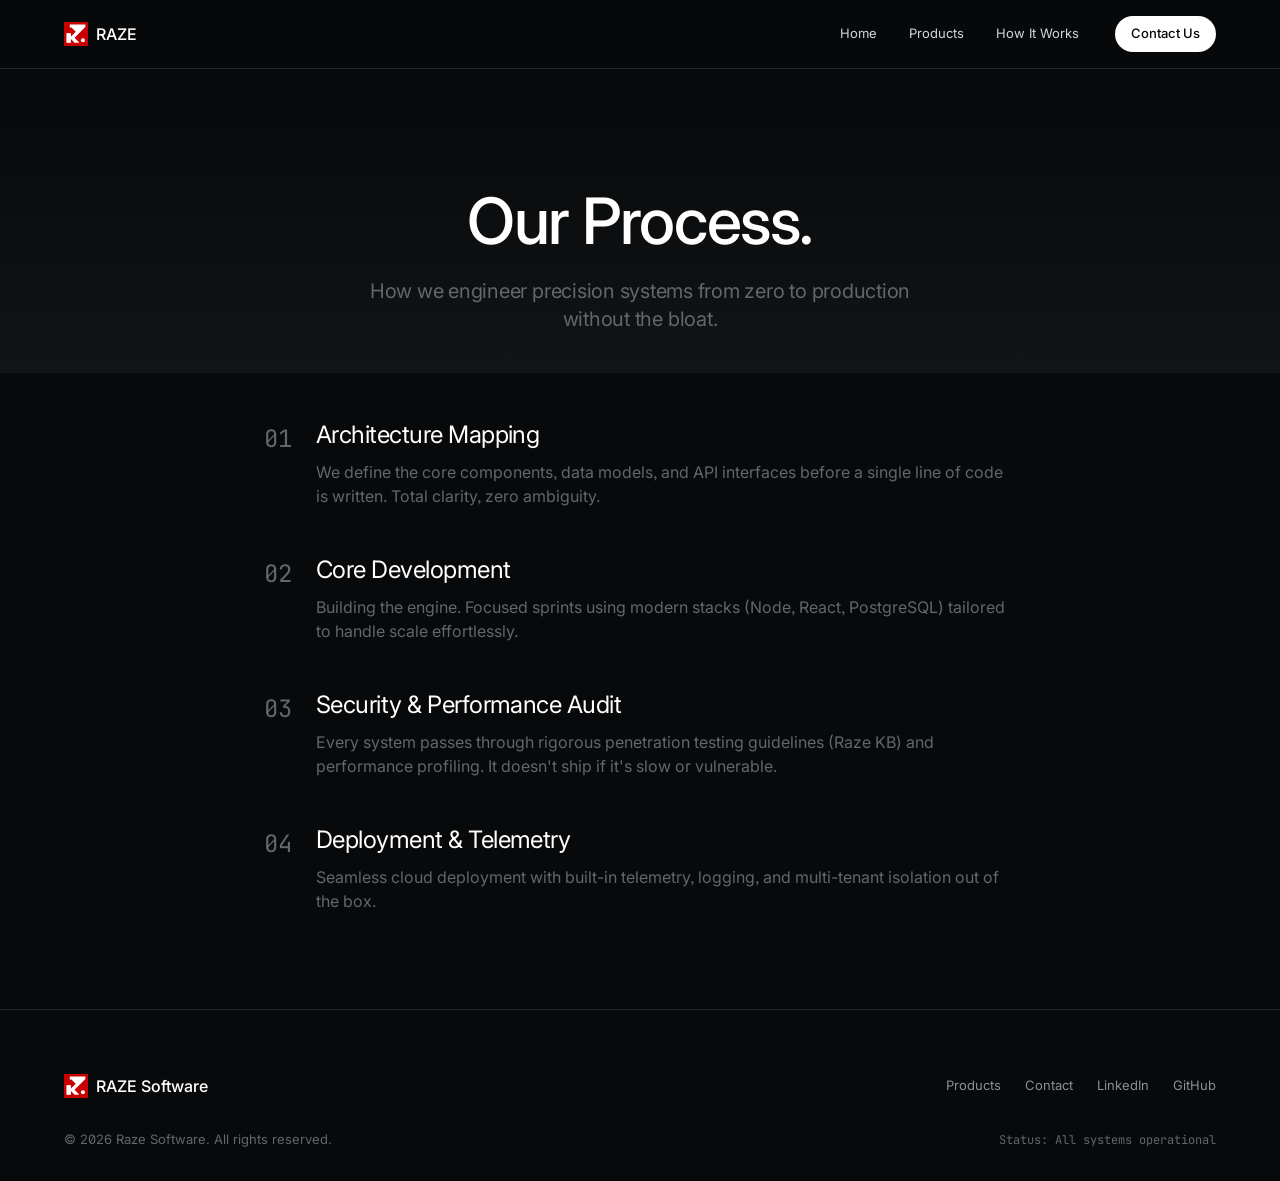
<file: how-it-works.html>
<!DOCTYPE html>
<html lang="en">
<head>
    <meta charset="UTF-8">
    <meta name="viewport" content="width=device-width, initial-scale=1.0">
    <title>RAZE — How it Works</title>
    <meta name="description" content="How RAZE builds software. Nothing redundant.">
    <link rel="stylesheet" href="styles.css">
    <link rel="stylesheet" href="https://cdnjs.cloudflare.com/ajax/libs/font-awesome/6.4.0/css/all.min.css">
    <link rel="icon" href="assets/images/raze-logo.svg">
</head>
<body>
    <!-- Navigation -->
    <nav class="navbar">
        <div class="container nav-container">
            <a href="index.html" class="logo-link">
                <img src="assets/images/raze-logo.svg" alt="RAZE" class="logo-img">
                RAZE
            </a>
            <div class="nav-links" id="nav-links">
                <a href="index.html" class="nav-link">Home</a>
                <a href="products.html" class="nav-link">Products</a>
                <a href="how-it-works.html" class="nav-link active">How It Works</a>
                <a href="contact.html" class="btn btn-pill" style="margin-left: 16px;">Contact Us</a>
            </div>
            <button class="mobile-nav-toggle" id="mobile-nav-toggle" aria-label="Toggle navigation" aria-expanded="false">
                <span></span>
                <span></span>
                <span></span>
            </button>
        </div>
    </nav>

    <!-- Page Header -->
    <section class="hero" style="padding-bottom: 0;">
        <div class="hero-bg-gradient"></div>
        <div class="container">
            <div class="hero-content" style="max-width: 800px; text-align: center; margin: 0 auto;">
                <h1 class="text-hero hero-title">Our Process.</h1>
                <p class="hero-subtitle" style="margin: 0 auto 40px;">How we engineer precision systems from zero to production without the bloat.</p>
            </div>
        </div>
    </section>

    <!-- Workflow Section -->
    <section class="container" style="padding-top: 48px; max-width: 800px;">
        <div style="display: flex; flex-direction: column; gap: 48px;">
            
            <div style="display: flex; gap: 24px;">
                <div class="text-mono" style="color: var(--color-ash); font-size: 24px;">01</div>
                <div>
                    <h2 class="text-subheading" style="margin-bottom: 12px; font-size: 24px;">Architecture Mapping</h2>
                    <p class="text-body-muted">We define the core components, data models, and API interfaces before a single line of code is written. Total clarity, zero ambiguity.</p>
                </div>
            </div>

            <div style="display: flex; gap: 24px;">
                <div class="text-mono" style="color: var(--color-ash); font-size: 24px;">02</div>
                <div>
                    <h2 class="text-subheading" style="margin-bottom: 12px; font-size: 24px;">Core Development</h2>
                    <p class="text-body-muted">Building the engine. Focused sprints using modern stacks (Node, React, PostgreSQL) tailored to handle scale effortlessly.</p>
                </div>
            </div>

            <div style="display: flex; gap: 24px;">
                <div class="text-mono" style="color: var(--color-ash); font-size: 24px;">03</div>
                <div>
                    <h2 class="text-subheading" style="margin-bottom: 12px; font-size: 24px;">Security & Performance Audit</h2>
                    <p class="text-body-muted">Every system passes through rigorous penetration testing guidelines (Raze KB) and performance profiling. It doesn't ship if it's slow or vulnerable.</p>
                </div>
            </div>

            <div style="display: flex; gap: 24px;">
                <div class="text-mono" style="color: var(--color-ash); font-size: 24px;">04</div>
                <div>
                    <h2 class="text-subheading" style="margin-bottom: 12px; font-size: 24px;">Deployment & Telemetry</h2>
                    <p class="text-body-muted">Seamless cloud deployment with built-in telemetry, logging, and multi-tenant isolation out of the box.</p>
                </div>
            </div>

        </div>
    </section>

    <!-- Footer -->
    <footer>
        <div class="container">
            <div class="footer-content">
                <div class="logo-link">
                    <img src="assets/images/raze-logo.svg" alt="RAZE" class="logo-img">
                    RAZE Software
                </div>
                <div class="footer-links">
                    <a href="products.html" class="footer-link">Products</a>
                    <a href="contact.html" class="footer-link">Contact</a>
                    <a href="https://www.linkedin.com/company/raze-software" target="_blank" rel="noopener noreferrer" class="footer-link">LinkedIn</a>
                    <a href="https://github.com/RazeGroup" target="_blank" rel="noopener noreferrer" class="footer-link">GitHub</a>
                </div>
            </div>
            <div style="display: flex; justify-content: space-between; align-items: center;">
                <p class="copyright">&copy; 2026 Raze Software. All rights reserved.</p>
                <div class="text-mono" style="color: var(--color-ash); font-size: 12px;">Status: All systems operational</div>
            </div>
        </div>
    </footer>
<script src="mobile-optimization.js"></script>
</body>
</html>
</file>
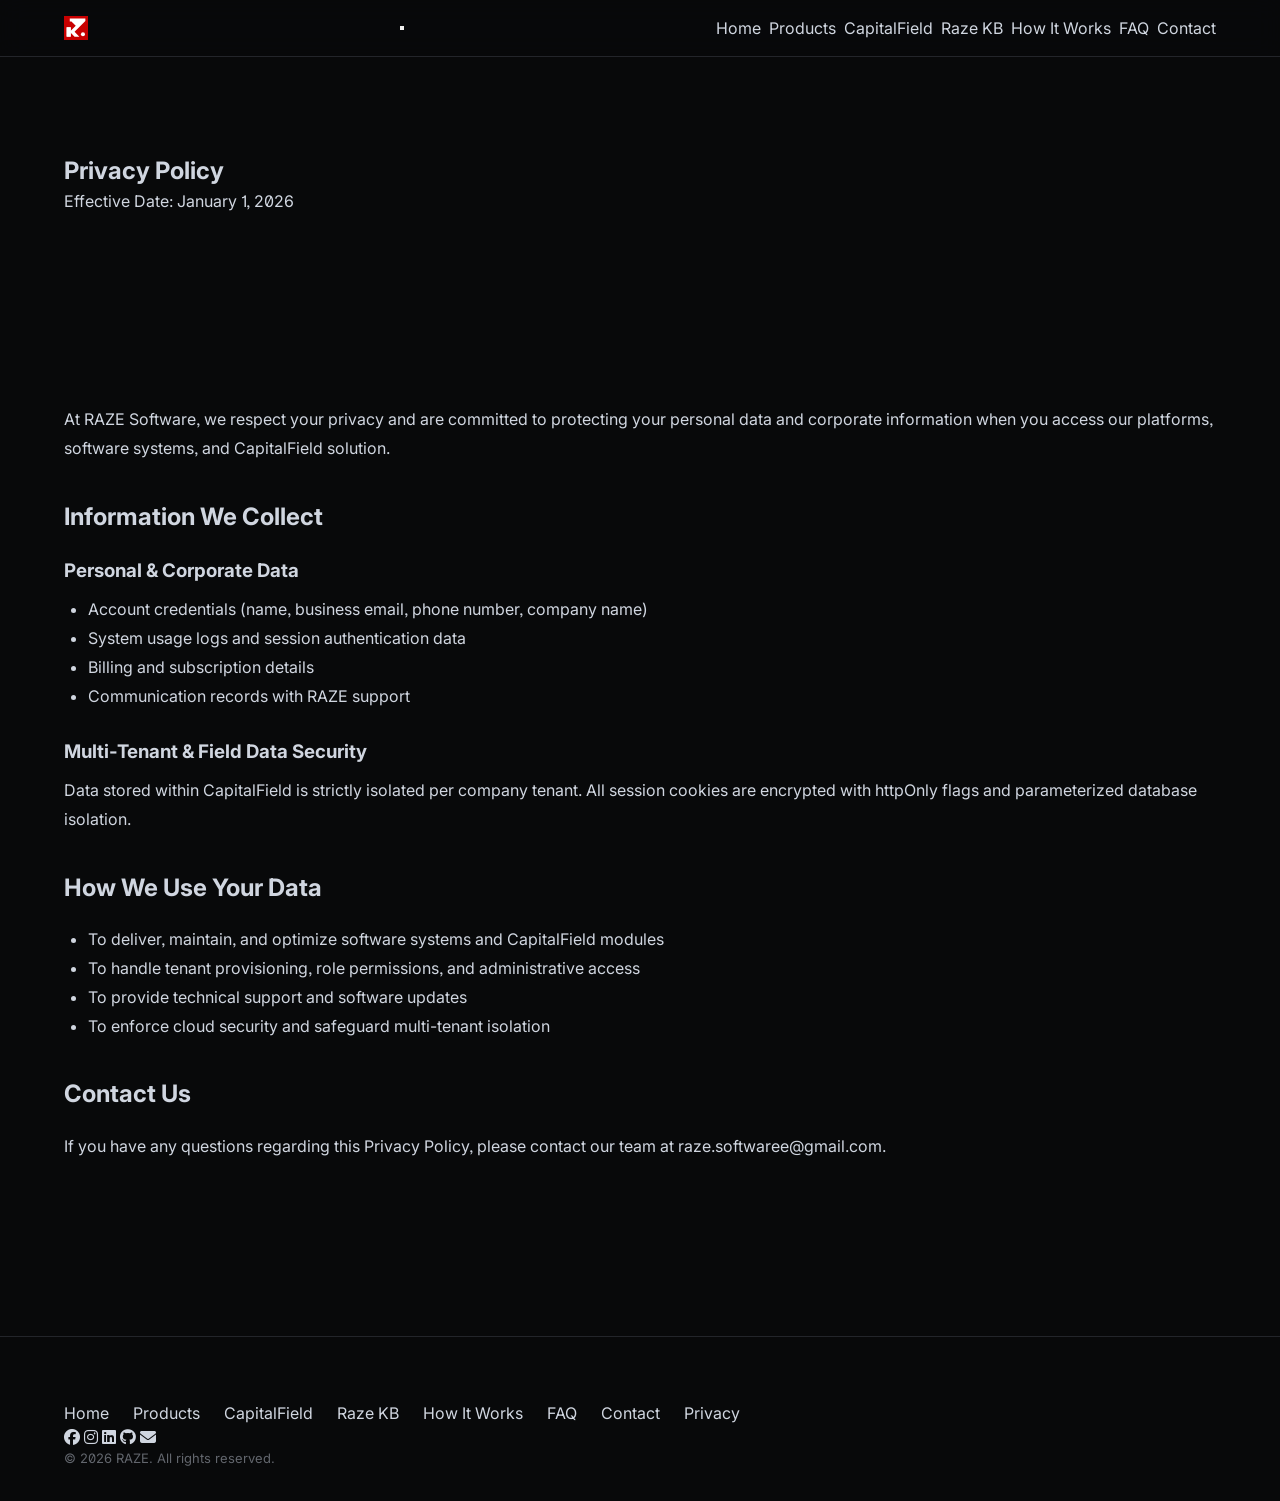
<file: privacy.html>
<!DOCTYPE html>
<html lang="en">

<head>
    <meta charset="UTF-8">
    <meta name="viewport" content="width=device-width, initial-scale=1.0">
    <title>Privacy Policy | RAZE</title>
    <meta name="description" content="Learn how RAZE protects your privacy and personal information when using our enterprise systems and CapitalField platform.">
    <link rel="stylesheet" href="styles.css">
    <link href="https://fonts.googleapis.com/css2?family=Poppins:wght@300;400;500;600;700&display=swap" rel="stylesheet">
    <link rel="stylesheet" href="https://cdnjs.cloudflare.com/ajax/libs/font-awesome/6.4.0/css/all.min.css">
    <link rel="icon" href="assets/images/raze-logo.svg">
</head>

<body>
    <!-- Navigation -->
    <nav class="navbar">
        <div class="container" style="display: flex; justify-content: space-between; align-items: center; width: 100%;">
            <a href="index.html" class="logo-link">
                <img src="assets/images/raze-logo.svg" alt="RAZE" class="logo-img">
            </a>
            <button class="hamburger" aria-label="Toggle navigation">
                <span class="bar"></span><span class="bar"></span><span class="bar"></span>
            </button>
            <div class="nav-links">
                <a href="index.html">Home</a>
                <a href="products.html">Products</a>
                <a href="capital-field.html">CapitalField</a>
                <a href="raze-kb.html">Raze KB</a>
                <a href="how-it-works.html">How It Works</a>
                <a href="faq.html">FAQ</a>
                <a href="contact.html">Contact</a>
            </div>
        </div>
    </nav>

    <!-- Privacy Policy Section -->
    <section class="page-header">
        <div class="container">
            <h1>Privacy Policy</h1>
            <p>Effective Date: January 1, 2026</p>
        </div>
    </section>

    <section class="content-section" style="padding-bottom: 5rem;">
        <div class="container" style="line-height: 1.8; color: var(--text-muted);">
            <p style="margin-bottom: 1.5rem;">At RAZE Software, we respect your privacy and are committed to protecting your personal data and corporate information when you access our platforms, software systems, and CapitalField solution.</p>

            <h2 style="color: var(--text-color); margin: 2rem 0 1rem;">Information We Collect</h2>
            <h3 style="color: var(--text-color); margin: 1rem 0 0.5rem;">Personal & Corporate Data</h3>
            <ul style="padding-left: 1.5rem; margin-bottom: 1.5rem;">
                <li>Account credentials (name, business email, phone number, company name)</li>
                <li>System usage logs and session authentication data</li>
                <li>Billing and subscription details</li>
                <li>Communication records with RAZE support</li>
            </ul>

            <h3 style="color: var(--text-color); margin: 1rem 0 0.5rem;">Multi-Tenant & Field Data Security</h3>
            <p style="margin-bottom: 1.5rem;">Data stored within CapitalField is strictly isolated per company tenant. All session cookies are encrypted with httpOnly flags and parameterized database isolation.</p>

            <h2 style="color: var(--text-color); margin: 2rem 0 1rem;">How We Use Your Data</h2>
            <ul style="padding-left: 1.5rem; margin-bottom: 1.5rem;">
                <li>To deliver, maintain, and optimize software systems and CapitalField modules</li>
                <li>To handle tenant provisioning, role permissions, and administrative access</li>
                <li>To provide technical support and software updates</li>
                <li>To enforce cloud security and safeguard multi-tenant isolation</li>
            </ul>

            <h2 style="color: var(--text-color); margin: 2rem 0 1rem;">Contact Us</h2>
            <p>If you have any questions regarding this Privacy Policy, please contact our team at <a href="contact.html" style="color: var(--accent-color);">raze.softwaree@gmail.com</a>.</p>
        </div>
    </section>

    <footer>
        <div class="container">
            <div class="footer-links">
                <a href="index.html">Home</a>
                <a href="products.html">Products</a>
                <a href="capital-field.html">CapitalField</a>
                <a href="raze-kb.html">Raze KB</a>
                <a href="how-it-works.html">How It Works</a>
                <a href="faq.html">FAQ</a>
                <a href="contact.html">Contact</a>
                <a href="privacy.html">Privacy</a>
            </div>
            <div class="social-icons">
                <a href="https://www.facebook.com/RazeSoftware" target="_blank"><i class="fab fa-facebook"></i></a>
                <a href="https://www.instagram.com/raze.software/" target="_blank"><i class="fab fa-instagram"></i></a>
                <a href="https://www.linkedin.com/company/raze-software" target="_blank"><i class="fab fa-linkedin"></i></a>
                <a href="https://github.com/RazeGroup" target="_blank" rel="noopener noreferrer"><i class="fab fa-github"></i></a>
                <a href="mailto:raze.softwaree@gmail.com"><i class="fas fa-envelope"></i></a>
            </div>
            <p class="copyright">&copy; 2026 RAZE. All rights reserved.</p>
        </div>
    </footer>
    <script src="script.js"></script>
</body>
</html>
</file>
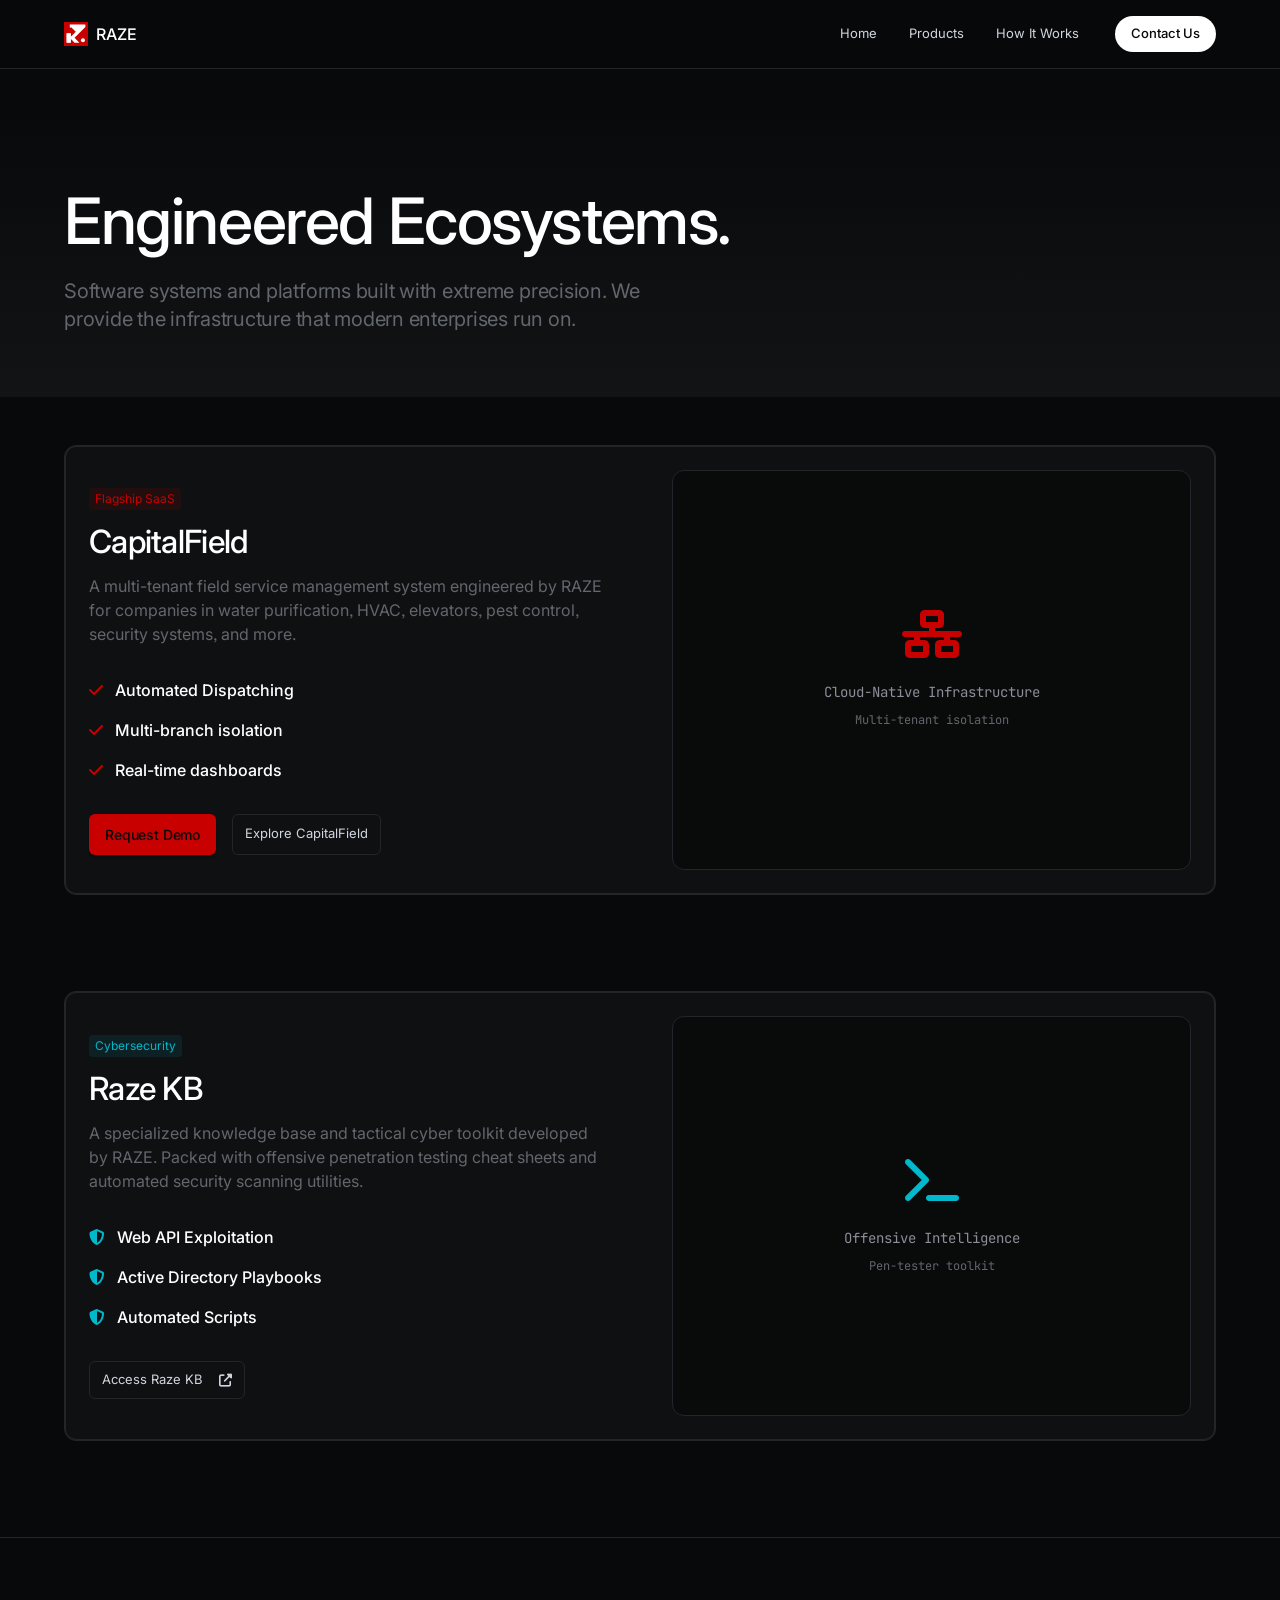
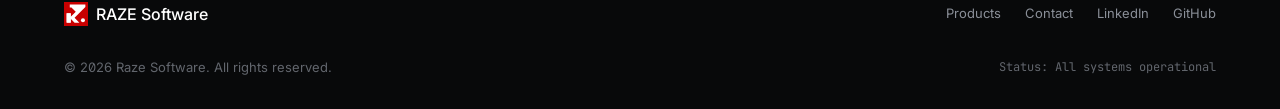
<file: products.html>
<!DOCTYPE html>
<html lang="en">
<head>
    <meta charset="UTF-8">
    <meta name="viewport" content="width=device-width, initial-scale=1.0">
    <title>RAZE — Products</title>
    <meta name="description" content="RAZE develops high-performance enterprise systems, business management software, and custom digital platforms. Nothing redundant.">
    <link rel="stylesheet" href="styles.css">
    <link rel="stylesheet" href="https://cdnjs.cloudflare.com/ajax/libs/font-awesome/6.4.0/css/all.min.css">
    <link rel="icon" href="assets/images/raze-logo.svg">
</head>
<body>
    <!-- Navigation -->
    <nav class="navbar">
        <div class="container nav-container">
            <a href="index.html" class="logo-link">
                <img src="assets/images/raze-logo.svg" alt="RAZE" class="logo-img">
                RAZE
            </a>
            <div class="nav-links" id="nav-links">
                <a href="index.html" class="nav-link">Home</a>
                <a href="products.html" class="nav-link active">Products</a>
                <a href="how-it-works.html" class="nav-link">How It Works</a>
                <a href="contact.html" class="btn btn-pill" style="margin-left: 16px;">Contact Us</a>
            </div>
            <button class="mobile-nav-toggle" id="mobile-nav-toggle" aria-label="Toggle navigation" aria-expanded="false">
                <span></span>
                <span></span>
                <span></span>
            </button>
        </div>
    </nav>

    <!-- Page Header -->
    <section class="hero" style="padding-bottom: 0;">
        <div class="hero-bg-gradient"></div>
        <div class="container">
            <div class="hero-content" style="max-width: 1000px;">
                <h1 class="text-hero hero-title">Engineered Ecosystems.</h1>
                <p class="hero-subtitle">Software systems and platforms built with extreme precision. We provide the infrastructure that modern enterprises run on.</p>
            </div>
        </div>
    </section>

    <!-- Products Showcase Section -->
    <section class="container" style="padding-top: 48px;">
        <div style="display: flex; flex-direction: column; gap: 96px;">
            
            <!-- Product 1: CapitalField -->
            <div class="showcase-card" style="display: grid; grid-template-columns: 1fr 1fr; gap: 64px; align-items: center; border: 0.5px solid var(--color-graphite);">
                <div>
                    <span class="badge red" style="margin-bottom: 16px;">Flagship SaaS</span>
                    <h2 class="text-heading" style="font-size: var(--text-heading-sm); margin-bottom: 16px;">CapitalField</h2>
                    <p class="text-body-muted" style="margin-bottom: 32px;">
                        A multi-tenant field service management system engineered by RAZE for companies in water purification, HVAC, elevators, pest control, security systems, and more.
                    </p>
                    <div class="feature-list" style="margin-bottom: 32px;">
                        <div class="feature-item">
                            <i class="fas fa-check"></i>
                            <div>
                                <div class="text-body" style="color: var(--color-paper); font-weight: var(--font-weight-w510);">Automated Dispatching</div>
                            </div>
                        </div>
                        <div class="feature-item">
                            <i class="fas fa-check"></i>
                            <div>
                                <div class="text-body" style="color: var(--color-paper); font-weight: var(--font-weight-w510);">Multi-branch isolation</div>
                            </div>
                        </div>
                        <div class="feature-item">
                            <i class="fas fa-check"></i>
                            <div>
                                <div class="text-body" style="color: var(--color-paper); font-weight: var(--font-weight-w510);">Real-time dashboards</div>
                            </div>
                        </div>
                    </div>
                    <div style="display: flex; gap: 16px;">
                        <a href="contact.html" class="btn btn-primary">
                            Request Demo
                        </a>
                        <a href="capital-field.html" class="btn btn-secondary">
                            Explore CapitalField
                        </a>
                    </div>
                </div>
                <div style="background: rgba(0,0,0,0.4); border: 0.5px solid var(--color-graphite); border-radius: var(--radius-cards); height: 400px; display: flex; flex-direction: column; justify-content: center; align-items: center; text-align: center;">
                    <i class="fas fa-network-wired" style="font-size: 48px; color: var(--color-raze-red); margin-bottom: 24px;"></i>
                    <div class="text-mono" style="color: var(--color-fog);">Cloud-Native Infrastructure</div>
                    <div class="text-mono" style="color: var(--color-ash); font-size: 12px; margin-top: 8px;">Multi-tenant isolation</div>
                </div>
            </div>

            <!-- Product 2: Raze KB -->
            <div class="showcase-card" style="display: grid; grid-template-columns: 1fr 1fr; gap: 64px; align-items: center; border: 0.5px solid var(--color-graphite);">
                <div>
                    <span class="badge" style="margin-bottom: 16px; color: var(--color-signal-teal); background: rgba(2, 184, 204, 0.1);">Cybersecurity</span>
                    <h2 class="text-heading" style="font-size: var(--text-heading-sm); margin-bottom: 16px;">Raze KB</h2>
                    <p class="text-body-muted" style="margin-bottom: 32px;">
                        A specialized knowledge base and tactical cyber toolkit developed by RAZE. Packed with offensive penetration testing cheat sheets and automated security scanning utilities.
                    </p>
                    <div class="feature-list" style="margin-bottom: 32px;">
                        <div class="feature-item">
                            <i class="fas fa-shield-alt" style="color: var(--color-signal-teal);"></i>
                            <div>
                                <div class="text-body" style="color: var(--color-paper); font-weight: var(--font-weight-w510);">Web API Exploitation</div>
                            </div>
                        </div>
                        <div class="feature-item">
                            <i class="fas fa-shield-alt" style="color: var(--color-signal-teal);"></i>
                            <div>
                                <div class="text-body" style="color: var(--color-paper); font-weight: var(--font-weight-w510);">Active Directory Playbooks</div>
                            </div>
                        </div>
                        <div class="feature-item">
                            <i class="fas fa-shield-alt" style="color: var(--color-signal-teal);"></i>
                            <div>
                                <div class="text-body" style="color: var(--color-paper); font-weight: var(--font-weight-w510);">Automated Scripts</div>
                            </div>
                        </div>
                    </div>
                    <div style="display: flex; gap: 16px;">
                        <a href="https://razekb.vercel.app/" class="btn btn-secondary">
                            Access Raze KB <i class="fas fa-external-link-alt" style="margin-left: 8px;"></i>
                        </a>
                    </div>
                </div>
                <div style="background: rgba(0,0,0,0.4); border: 0.5px solid var(--color-graphite); border-radius: var(--radius-cards); height: 400px; display: flex; flex-direction: column; justify-content: center; align-items: center; text-align: center;">
                    <i class="fas fa-terminal" style="font-size: 48px; color: var(--color-signal-teal); margin-bottom: 24px;"></i>
                    <div class="text-mono" style="color: var(--color-fog);">Offensive Intelligence</div>
                    <div class="text-mono" style="color: var(--color-ash); font-size: 12px; margin-top: 8px;">Pen-tester toolkit</div>
                </div>
            </div>

        </div>
    </section>

    <!-- Footer -->
    <footer>
        <div class="container">
            <div class="footer-content">
                <div class="logo-link">
                    <img src="assets/images/raze-logo.svg" alt="RAZE" class="logo-img">
                    RAZE Software
                </div>
                <div class="footer-links">
                    <a href="products.html" class="footer-link">Products</a>
                    <a href="contact.html" class="footer-link">Contact</a>
                    <a href="https://www.linkedin.com/company/raze-software" target="_blank" rel="noopener noreferrer" class="footer-link">LinkedIn</a>
                    <a href="https://github.com/RazeGroup" target="_blank" rel="noopener noreferrer" class="footer-link">GitHub</a>
                </div>
            </div>
            <div style="display: flex; justify-content: space-between; align-items: center;">
                <p class="copyright">&copy; 2026 Raze Software. All rights reserved.</p>
                <div class="text-mono" style="color: var(--color-ash); font-size: 12px;">Status: All systems operational</div>
            </div>
        </div>
    </footer>
<script src="mobile-optimization.js"></script>
</body>
</html>
</file>
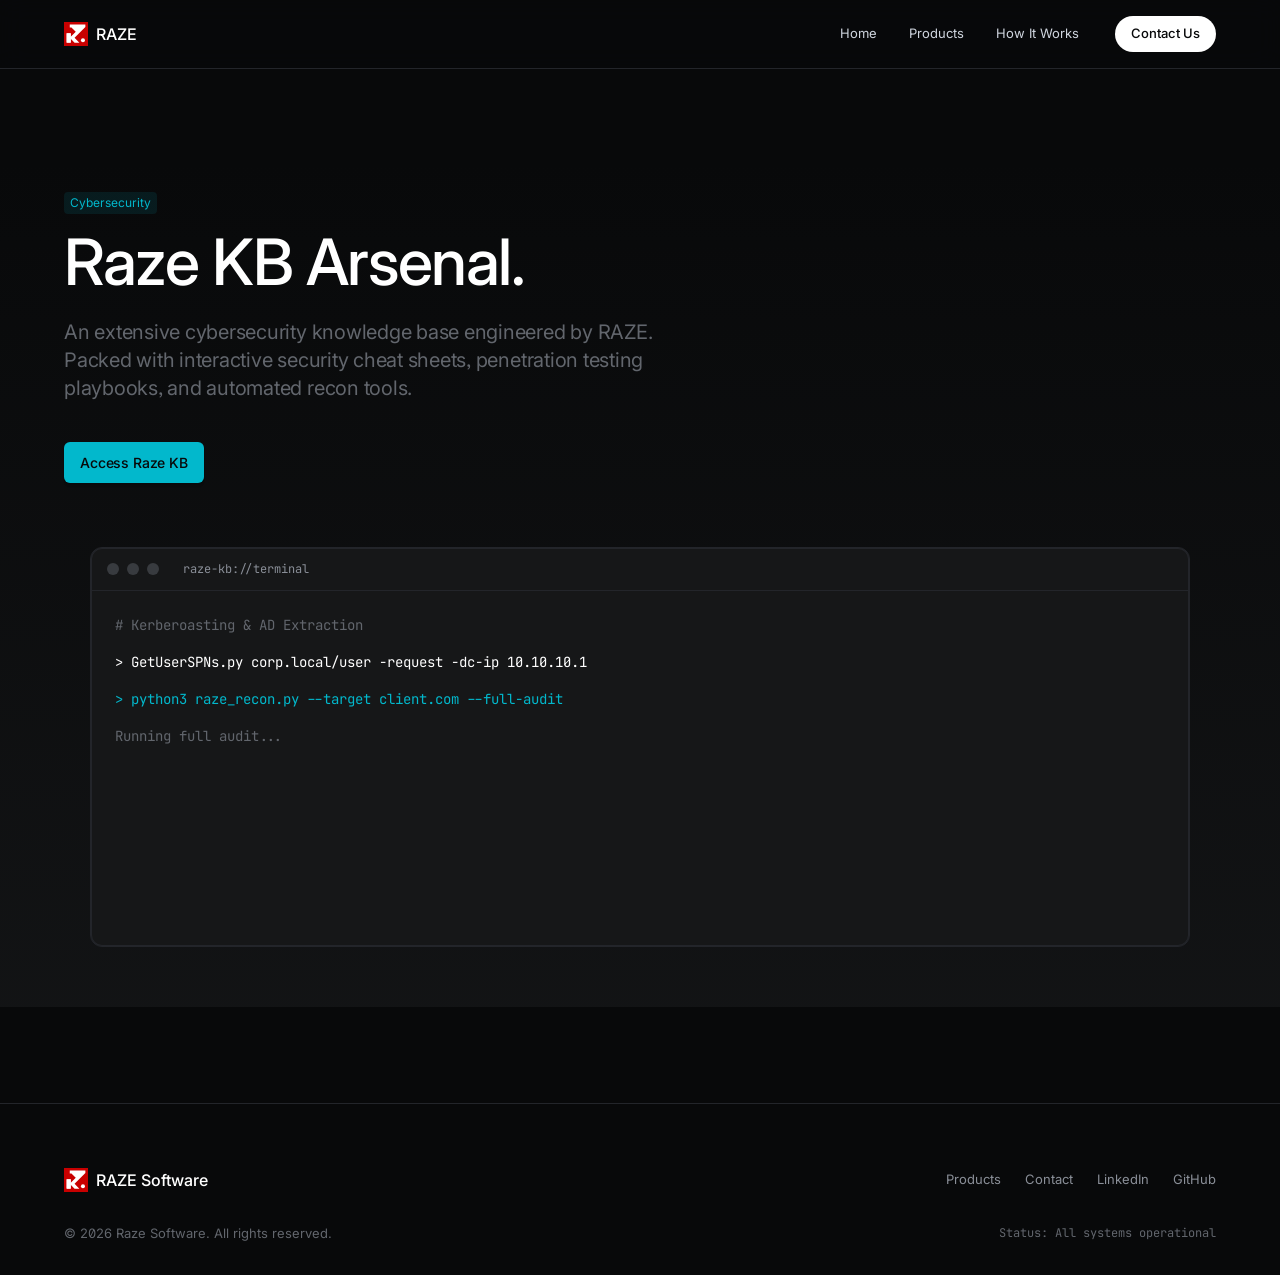
<file: raze-kb.html>
<!DOCTYPE html>
<html lang="en">
<head>
    <meta charset="UTF-8">
    <meta name="viewport" content="width=device-width, initial-scale=1.0">
    <title>RAZE — Raze KB</title>
    <meta name="description" content="Raze KB — Cybersecurity knowledge base and tools.">
    <link rel="stylesheet" href="styles.css">
    <link rel="stylesheet" href="https://cdnjs.cloudflare.com/ajax/libs/font-awesome/6.4.0/css/all.min.css">
    <link rel="icon" href="assets/images/raze-logo.svg">
</head>
<body>
    <!-- Navigation -->
    <nav class="navbar">
        <div class="container nav-container">
            <a href="index.html" class="logo-link">
                <img src="assets/images/raze-logo.svg" alt="RAZE" class="logo-img">
                RAZE
            </a>
            <div class="nav-links">
                <a href="index.html" class="nav-link">Home</a>
                <a href="products.html" class="nav-link">Products</a>
                <a href="how-it-works.html" class="nav-link">How It Works</a>
                <a href="contact.html" class="btn btn-pill" style="margin-left: 16px;">Contact Us</a>
            </div>
        </div>
    </nav>

    <section class="hero">
        <div class="hero-bg-gradient"></div>
        <div class="container">
            <div class="hero-content">
                <span class="badge" style="margin-bottom: 16px; color: var(--color-signal-teal); background: rgba(2, 184, 204, 0.1);">Cybersecurity</span>
                <h1 class="text-hero hero-title">Raze KB Arsenal.</h1>
                <p class="hero-subtitle">An extensive cybersecurity knowledge base engineered by RAZE. Packed with interactive security cheat sheets, penetration testing playbooks, and automated recon tools.</p>
                <div class="hero-ctas">
                    <a href="https://razekb.vercel.app/" class="btn btn-primary" style="background: var(--color-signal-teal); color: var(--color-void);">Access Raze KB</a>
                </div>
            </div>

            <!-- Terminal Visual -->
            <div class="showcase-wrapper">
                <div class="showcase-card" style="padding: 0; overflow: hidden; height: 400px; background: var(--color-obsidian); border: 0.5px solid var(--color-graphite); display: flex; flex-direction: column;">
                    <div style="padding: 12px 16px; border-bottom: 0.5px solid var(--color-graphite); display: flex; align-items: center; gap: 8px;">
                        <div style="width: 12px; height: 12px; border-radius: 50%; background: #383b3f;"></div>
                        <div style="width: 12px; height: 12px; border-radius: 50%; background: #383b3f;"></div>
                        <div style="width: 12px; height: 12px; border-radius: 50%; background: #383b3f;"></div>
                        <div class="text-mono" style="margin-left: 16px; font-size: 12px; color: var(--color-fog);">raze-kb://terminal</div>
                    </div>
                    <div style="padding: 24px; display: flex; flex-direction: column; gap: 16px;">
                        <div class="text-mono" style="color: var(--color-ash);"># Kerberoasting & AD Extraction</div>
                        <div class="text-mono" style="color: var(--color-paper);">> GetUserSPNs.py corp.local/user -request -dc-ip 10.10.10.1</div>
                        <div class="text-mono" style="color: var(--color-signal-teal);">> python3 raze_recon.py --target client.com --full-audit</div>
                        <div class="text-mono" style="color: var(--color-ash);">Running full audit...</div>
                    </div>
                </div>
            </div>
        </div>
    </section>

    <!-- Footer -->
    <footer>
        <div class="container">
            <div class="footer-content">
                <div class="logo-link">
                    <img src="assets/images/raze-logo.svg" alt="RAZE" class="logo-img">
                    RAZE Software
                </div>
                <div class="footer-links">
                    <a href="products.html" class="footer-link">Products</a>
                    <a href="contact.html" class="footer-link">Contact</a>
                    <a href="https://www.linkedin.com/company/raze-software" target="_blank" rel="noopener noreferrer" class="footer-link">LinkedIn</a>
                    <a href="https://github.com/RazeGroup" target="_blank" rel="noopener noreferrer" class="footer-link">GitHub</a>
                </div>
            </div>
            <div style="display: flex; justify-content: space-between; align-items: center;">
                <p class="copyright">&copy; 2026 Raze Software. All rights reserved.</p>
                <div class="text-mono" style="color: var(--color-ash); font-size: 12px;">Status: All systems operational</div>
            </div>
        </div>
    </footer>
</body>
</html>
</file>
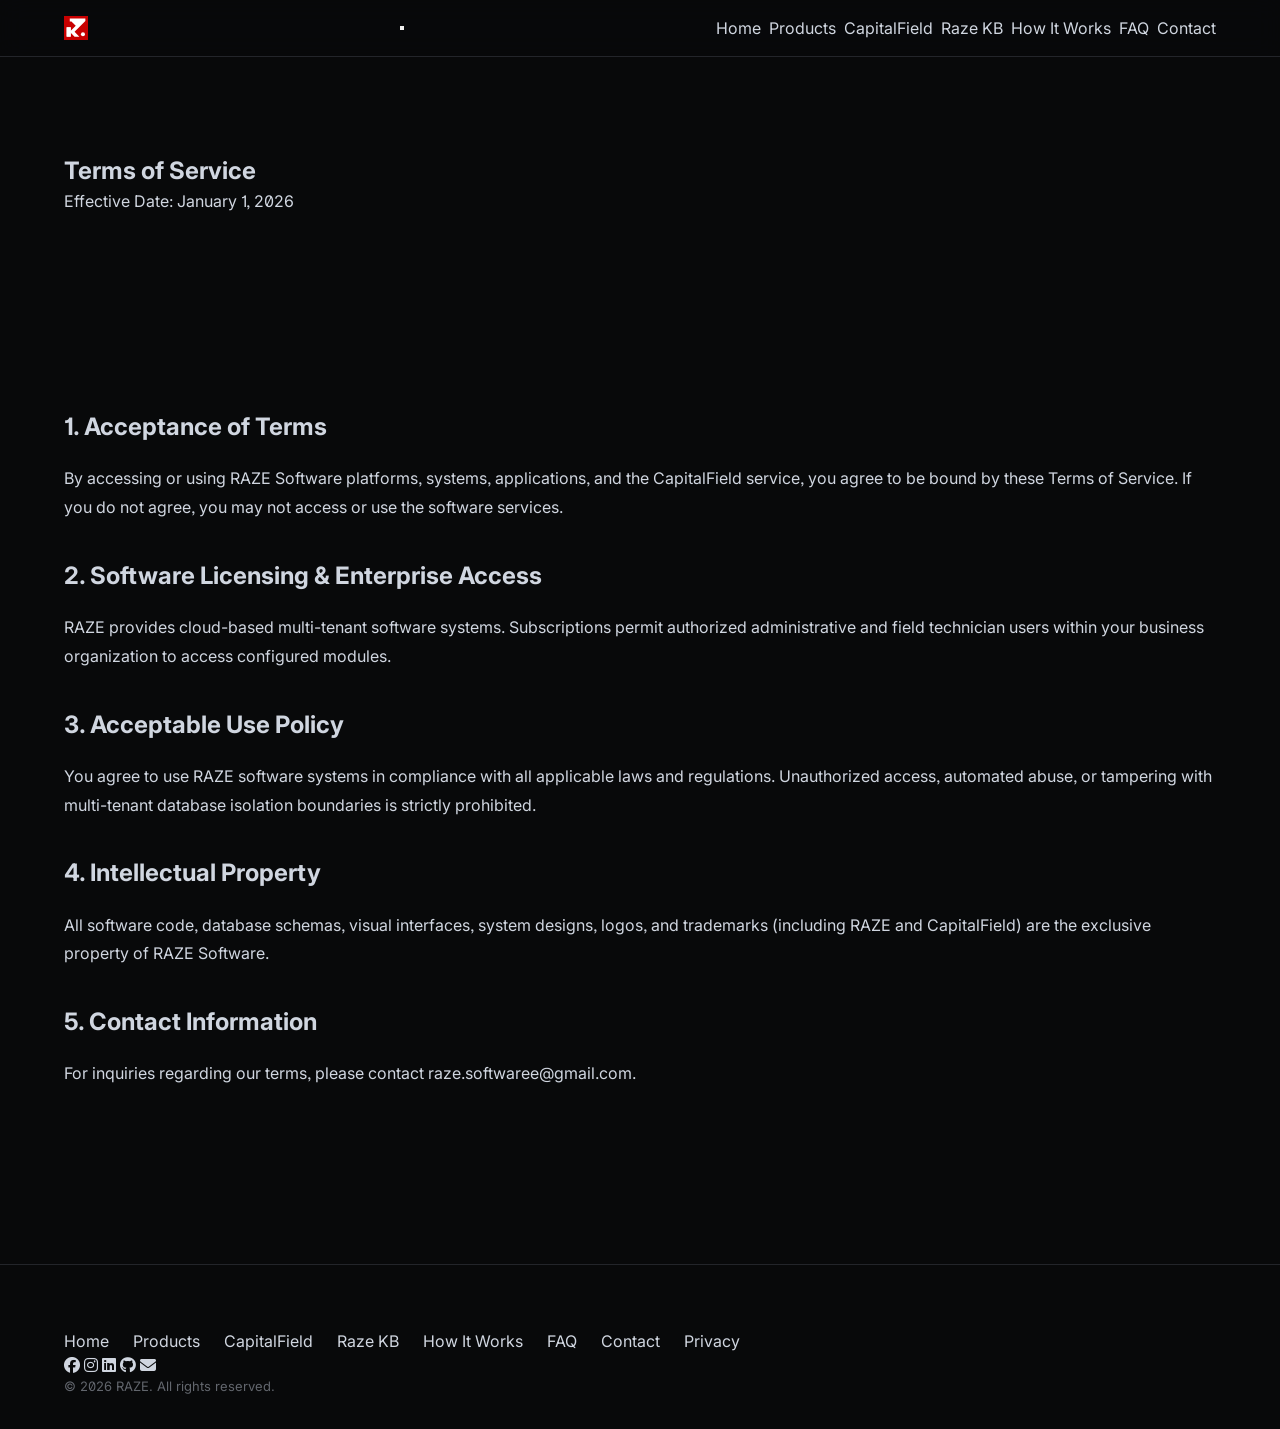
<file: terms.html>
<!DOCTYPE html>
<html lang="en">
<head>
    <meta charset="UTF-8">
    <meta name="viewport" content="width=device-width, initial-scale=1.0">
    <title>Terms of Service | RAZE Software</title>
    <meta name="description" content="Read RAZE Software's terms of service for using CapitalField and enterprise software systems.">
    <link rel="stylesheet" href="styles.css">
    <link href="https://fonts.googleapis.com/css2?family=Poppins:wght@300;400;500;600;700&display=swap" rel="stylesheet">
    <link rel="stylesheet" href="https://cdnjs.cloudflare.com/ajax/libs/font-awesome/6.4.0/css/all.min.css">
    <link rel="icon" href="assets/images/raze-logo.svg">
</head>
<body>
    <!-- Navigation -->
    <nav class="navbar">
        <div class="container" style="display: flex; justify-content: space-between; align-items: center; width: 100%;">
            <a href="index.html" class="logo-link">
                <img src="assets/images/raze-logo.svg" alt="RAZE" class="logo-img">
            </a>
            <button class="hamburger" aria-label="Toggle navigation">
                <span class="bar"></span><span class="bar"></span><span class="bar"></span>
            </button>
            <div class="nav-links">
                <a href="index.html">Home</a>
                <a href="products.html">Products</a>
                <a href="capital-field.html">CapitalField</a>
                <a href="raze-kb.html">Raze KB</a>
                <a href="how-it-works.html">How It Works</a>
                <a href="faq.html">FAQ</a>
                <a href="contact.html">Contact</a>
            </div>
        </div>
    </nav>

    <!-- Terms Hero -->
    <section class="page-header">
        <div class="container">
            <h1>Terms of Service</h1>
            <p>Effective Date: January 1, 2026</p>
        </div>
    </section>

    <!-- Terms Content -->
    <section class="content-section" style="padding-bottom: 5rem;">
        <div class="container" style="line-height: 1.8; color: var(--text-muted);">
            <div class="terms-text">
                <div class="terms-section">
                    <h2 style="color: var(--text-color); margin-bottom: 1rem;">1. Acceptance of Terms</h2>
                    <p>By accessing or using RAZE Software platforms, systems, applications, and the CapitalField service, you agree to be bound by these Terms of Service. If you do not agree, you may not access or use the software services.</p>
                </div>
                
                <div class="terms-section" style="margin-top: 2rem;">
                    <h2 style="color: var(--text-color); margin-bottom: 1rem;">2. Software Licensing & Enterprise Access</h2>
                    <p>RAZE provides cloud-based multi-tenant software systems. Subscriptions permit authorized administrative and field technician users within your business organization to access configured modules.</p>
                </div>
                
                <div class="terms-section" style="margin-top: 2rem;">
                    <h2 style="color: var(--text-color); margin-bottom: 1rem;">3. Acceptable Use Policy</h2>
                    <p>You agree to use RAZE software systems in compliance with all applicable laws and regulations. Unauthorized access, automated abuse, or tampering with multi-tenant database isolation boundaries is strictly prohibited.</p>
                </div>
                
                <div class="terms-section" style="margin-top: 2rem;">
                    <h2 style="color: var(--text-color); margin-bottom: 1rem;">4. Intellectual Property</h2>
                    <p>All software code, database schemas, visual interfaces, system designs, logos, and trademarks (including RAZE and CapitalField) are the exclusive property of RAZE Software.</p>
                </div>
                
                <div class="terms-section" style="margin-top: 2rem;">
                    <h2 style="color: var(--text-color); margin-bottom: 1rem;">5. Contact Information</h2>
                    <p>For inquiries regarding our terms, please contact <a href="contact.html" style="color: var(--accent-color);">raze.softwaree@gmail.com</a>.</p>
                </div>
            </div>
        </div>
    </section>

    <footer>
        <div class="container">
            <div class="footer-links">
                <a href="index.html">Home</a>
                <a href="products.html">Products</a>
                <a href="capital-field.html">CapitalField</a>
                <a href="raze-kb.html">Raze KB</a>
                <a href="how-it-works.html">How It Works</a>
                <a href="faq.html">FAQ</a>
                <a href="contact.html">Contact</a>
                <a href="privacy.html">Privacy</a>
            </div>
            <div class="social-icons">
                <a href="https://www.facebook.com/RazeSoftware" target="_blank"><i class="fab fa-facebook"></i></a>
                <a href="https://www.instagram.com/raze.software/" target="_blank"><i class="fab fa-instagram"></i></a>
                <a href="https://www.linkedin.com/company/raze-software" target="_blank"><i class="fab fa-linkedin"></i></a>
                <a href="https://github.com/RazeGroup" target="_blank" rel="noopener noreferrer"><i class="fab fa-github"></i></a>
                <a href="mailto:raze.softwaree@gmail.com"><i class="fas fa-envelope"></i></a>
            </div>
            <p class="copyright">&copy; 2026 RAZE. All rights reserved.</p>
        </div>
    </footer>
    <script src="script.js"></script>
</body>
</html>
</file>
<file: styles.css>
/* Minimal & Modern Design System - Dark Mode (Linear Style) */

@import url('https://fonts.googleapis.com/css2?family=Inter:wght@300;400;500;600;700&display=swap');
@import url('https://fonts.googleapis.com/css2?family=JetBrains+Mono:wght@400&display=swap');

:root {
  /* Colors */
  --color-void: #08090a;
  --color-carbon: #0f1011;
  --color-obsidian: #161718;
  --color-graphite: #23252a;
  --color-smoke: #383b3f;
  --color-ash: #62666d;
  --color-fog: #8a8f98;
  --color-mist: #d0d6e0;
  --color-bone: #e5e5e6;
  --color-paper: #ffffff;
  
  /* Raze Brand Accent */
  --color-raze-red: #c80000;
  --color-raze-red-hover: #e60000;
  --color-pulse-green: #27a644;
  --color-signal-teal: #02b8cc;

  /* Typography — Font Families */
  --font-inter-variable: 'Inter', ui-sans-serif, system-ui, -apple-system, BlinkMacSystemFont, "Segoe UI", Roboto, sans-serif;
  --font-berkeley-mono: 'JetBrains Mono', ui-monospace, SFMono-Regular, Menlo, Monaco, Consolas, monospace;

  /* Typography — Scale */
  --text-caption: 13px;
  --text-body-sm: 15px;
  --text-body-lg: 20px;
  --text-subheading: 24px;
  --text-heading-sm: 32px;
  --text-heading: 48px;
  --text-heading-lg: 64px;
  --text-display: 72px;

  /* Typography — Weights */
  --font-weight-light: 300;
  --font-weight-regular: 400;
  --font-weight-w510: 510;
  --font-weight-w590: 590;

  /* Layout */
  --page-max-width: 1200px;
  --section-gap: 96px;
  --card-padding: 24px;
  --element-gap: 8px;

  /* Border Radius */
  --radius-cards: 12px;
  --radius-pills: 9999px;
  --radius-small: 2px;
  --radius-badges: 4px;
  --radius-inputs: 6px;
  --radius-buttons: 6px;

  /* Shadows */
  --shadow-sm: rgba(0, 0, 0, 0.4) 0px 2px 4px 0px;
  --shadow-subtle: rgb(35, 37, 42) 0px 0px 0px 1px inset;
  --shadow-subtle-2: rgba(0, 0, 0, 0.2) 0px 0px 0px 1px;
}

/* Reset */
* {
    margin: 0;
    padding: 0;
    box-sizing: border-box;
}

body {
    font-family: var(--font-inter-variable);
    background-color: var(--color-void);
    color: var(--color-mist);
    line-height: 1.5;
    -webkit-font-smoothing: antialiased;
    font-feature-settings: "cv01" on, "ss03" on, "zero" on;
}

a {
    text-decoration: none;
    color: inherit;
    transition: 0.2s ease;
}

img {
    max-width: 100%;
    display: block;
}

/* Layout */
.container {
    max-width: var(--page-max-width);
    margin: 0 auto;
    padding: 0 24px;
}

section {
    padding: var(--section-gap) 0;
}

/* Typography Classes */
.text-display { font-size: var(--text-display); font-weight: var(--font-weight-w510); line-height: 1; letter-spacing: -0.022em; color: var(--color-paper); }
.text-hero { font-size: var(--text-heading-lg); font-weight: var(--font-weight-w510); line-height: 1; letter-spacing: -0.022em; color: var(--color-paper); }
.text-heading { font-size: var(--text-heading); font-weight: var(--font-weight-w510); line-height: 1; letter-spacing: -0.022em; color: var(--color-paper); }
.text-subheading { font-size: var(--text-heading-sm); font-weight: var(--font-weight-regular); line-height: 1.13; letter-spacing: -0.022em; color: var(--color-paper); }
.text-body { font-size: 16px; font-weight: var(--font-weight-regular); line-height: 1.5; color: var(--color-mist); }
.text-body-muted { font-size: 16px; font-weight: var(--font-weight-regular); line-height: 1.5; color: var(--color-ash); }
.text-mono { font-family: var(--font-berkeley-mono); font-size: 14px; color: var(--color-fog); }

/* Navigation */
.navbar {
    display: flex;
    justify-content: space-between;
    align-items: center;
    padding: 16px 0;
    position: sticky;
    top: 0;
    z-index: 1000;
    background: rgba(8, 9, 10, 0.8);
    backdrop-filter: blur(12px);
    border-bottom: 0.5px solid var(--color-graphite);
}

.nav-container {
    display: flex;
    justify-content: space-between;
    align-items: center;
    width: 100%;
}

.logo-link {
    display: flex;
    align-items: center;
    gap: 8px;
    font-weight: var(--font-weight-w510);
    color: var(--color-paper);
    font-size: 16px;
}

.logo-img {
    height: 24px;
}

.nav-links {
    display: flex;
    gap: var(--element-gap);
    align-items: center;
}

.nav-link {
    background: transparent;
    color: var(--color-mist);
    padding: 8px 12px;
    font-size: 13px;
    font-weight: var(--font-weight-regular);
}

.nav-link:hover {
    text-decoration: underline;
    color: var(--color-paper);
}

/* Buttons */
.btn {
    display: inline-flex;
    align-items: center;
    justify-content: center;
    gap: 8px;
    border: none;
    cursor: pointer;
    font-weight: var(--font-weight-regular);
    transition: 0.2s ease;
}

.btn-primary {
    background-color: var(--color-raze-red);
    color: var(--color-void);
    border-radius: var(--radius-buttons);
    padding: 10px 16px;
    font-size: 14px;
    font-weight: var(--font-weight-w510);
    letter-spacing: -0.011em;
    box-shadow: 0px 5px 2px 0px rgba(0,0,0,0.01), 0px 3px 2px 0px rgba(0,0,0,0.04), 0px 1px 1px 0px rgba(0,0,0,0.07);
}

.btn-primary:hover {
    background-color: var(--color-raze-red-hover);
}

.btn-secondary {
    background-color: transparent;
    border: 0.5px solid var(--color-graphite);
    color: var(--color-mist);
    border-radius: var(--radius-buttons);
    padding: 8px 12px;
    font-size: 13px;
}

.btn-secondary:hover {
    background-color: rgba(255, 255, 255, 0.05);
}

.btn-pill {
    background-color: var(--color-paper);
    color: var(--color-void);
    border-radius: var(--radius-pills);
    padding: 8px 16px;
    font-size: 13px;
    font-weight: var(--font-weight-w510);
}

.btn-pill:hover {
    background-color: var(--color-bone);
}

/* Hero Section */
.hero {
    position: relative;
    padding: 120px 0 60px;
    text-align: left;
    overflow: hidden;
}

.hero-bg-gradient {
    position: absolute;
    top: 0;
    left: 0;
    width: 100%;
    height: 100%;
    background: linear-gradient(180deg, rgba(8, 9, 10, 1) 10%, rgba(208, 214, 224, 0.05) 100%);
    z-index: -1;
}

.hero-content {
    max-width: 800px;
    margin-bottom: 64px;
}

.hero-title {
    margin-bottom: 24px;
}

.hero-subtitle {
    font-size: 20px;
    font-weight: var(--font-weight-regular);
    color: var(--color-ash);
    margin-bottom: 40px;
    max-width: 600px;
    line-height: 1.4;
    letter-spacing: -0.012em;
}

.hero-ctas {
    display: flex;
    gap: 16px;
    align-items: center;
}

/* Product Card / Showcase */
.showcase-wrapper {
    width: 100%;
    max-width: 1100px;
    margin: 0 auto;
}

.showcase-card {
    background-color: var(--color-carbon);
    border-radius: var(--radius-cards);
    box-shadow: var(--shadow-subtle);
    padding: var(--card-padding);
    position: relative;
}

.showcase-card img {
    border-radius: 6px;
    border: 0.5px solid var(--color-graphite);
}

/* Status Badges */
.badge {
    display: inline-flex;
    align-items: center;
    background-color: rgba(255, 255, 255, 0.05);
    color: var(--color-fog);
    border-radius: var(--radius-badges);
    padding: 2px 6px;
    font-size: 12px;
    font-weight: var(--font-weight-regular);
}

.badge.red { color: var(--color-raze-red); background-color: rgba(200, 0, 0, 0.1); }
.badge.green { color: var(--color-pulse-green); background-color: rgba(39, 166, 68, 0.1); }

/* Logo Strip */
.customer-logos {
    display: flex;
    justify-content: center;
    align-items: center;
    gap: 64px;
    padding: 48px 0;
    flex-wrap: wrap;
    border-top: 0.5px solid var(--color-graphite);
    border-bottom: 0.5px solid var(--color-graphite);
}

.customer-logos i {
    font-size: 24px;
    color: var(--color-fog);
}

/* Feature Sections */
.feature-section {
    display: grid;
    grid-template-columns: 1fr 1fr;
    gap: 64px;
    align-items: center;
}

.feature-section.reverse {
    direction: rtl;
}
.feature-section.reverse > * {
    direction: ltr;
}

.feature-text {
    max-width: 500px;
}

.feature-visual {
    background-color: var(--color-carbon);
    border-radius: var(--radius-cards);
    box-shadow: var(--shadow-subtle);
    padding: var(--card-padding);
    height: 400px;
    display: flex;
    align-items: center;
    justify-content: center;
}

.feature-list {
    margin-top: 32px;
    display: flex;
    flex-direction: column;
    gap: 16px;
}

.feature-item {
    display: flex;
    gap: 12px;
}

.feature-item i {
    color: var(--color-raze-red);
    margin-top: 4px;
}

/* Footer */
footer {
    padding: 64px 0 32px;
    border-top: 0.5px solid var(--color-graphite);
    margin-top: 96px;
}

.footer-content {
    display: flex;
    justify-content: space-between;
    align-items: center;
    margin-bottom: 32px;
}

.footer-links {
    display: flex;
    gap: 24px;
}

.footer-link {
    color: var(--color-fog);
    font-size: 13px;
}

.footer-link:hover {
    color: var(--color-mist);
}

.copyright {
    color: var(--color-ash);
    font-size: 13px;
}

/* ============================================
   SERVICES SECTION
   ============================================ */
.services-section {
    padding-top: var(--section-gap);
    padding-bottom: var(--section-gap);
}

.services-header {
    max-width: 640px;
    margin-bottom: 56px;
}

.services-title {
    font-size: clamp(28px, 4vw, 48px);
    margin-bottom: 16px;
    line-height: 1.08;
}

.services-subtitle {
    font-size: 16px;
    line-height: 1.6;
    margin-top: 12px;
}

/* Grid: 4 cols → 2 cols → 1 col */
.services-grid {
    display: grid;
    grid-template-columns: repeat(4, 1fr);
    gap: 16px;
}

/* Service Card */
.service-card {
    background: var(--color-carbon);
    border: 0.5px solid var(--color-graphite);
    border-radius: var(--radius-cards);
    padding: 24px;
    display: flex;
    flex-direction: column;
    gap: 12px;
    transition: border-color 0.25s ease, transform 0.25s ease, box-shadow 0.25s ease;
    cursor: default;
}

.service-card:hover {
    border-color: var(--color-smoke);
    transform: translateY(-3px);
    box-shadow: 0 12px 40px rgba(0,0,0,0.35);
}

/* Highlighted card (Pen Testing) */
.service-card--highlight {
    border-color: rgba(200, 0, 0, 0.25);
    background: linear-gradient(135deg, rgba(200,0,0,0.04) 0%, var(--color-carbon) 60%);
}

.service-card--highlight:hover {
    border-color: rgba(200, 0, 0, 0.45);
    box-shadow: 0 12px 40px rgba(200,0,0,0.1);
}

/* Icon wrapper */
.service-icon-wrap {
    width: 40px;
    height: 40px;
    background: var(--icon-bg);
    border-radius: 8px;
    display: flex;
    align-items: center;
    justify-content: center;
    flex-shrink: 0;
    margin-bottom: 4px;
}

.service-icon-wrap i {
    font-size: 18px;
    color: var(--icon-color);
}

/* Card text */
.service-name {
    font-size: 15px;
    font-weight: var(--font-weight-w590);
    color: var(--color-paper);
    letter-spacing: -0.01em;
    line-height: 1.3;
}

.service-desc {
    font-size: 13px;
    color: var(--color-ash);
    line-height: 1.6;
    flex: 1;
}

/* Tags */
.service-tags {
    display: flex;
    flex-wrap: wrap;
    gap: 6px;
    margin-top: auto;
    padding-top: 4px;
}

.service-tag {
    font-size: 11px;
    font-family: var(--font-berkeley-mono);
    color: var(--color-fog);
    background: rgba(255,255,255,0.04);
    border: 0.5px solid var(--color-graphite);
    border-radius: var(--radius-badges);
    padding: 2px 7px;
    letter-spacing: 0.01em;
    white-space: nowrap;
}

/* CTA row */
.services-cta {
    display: flex;
    gap: 16px;
    align-items: center;
    margin-top: 48px;
}

/* Responsive grid */
@media (max-width: 1100px) {
    .services-grid {
        grid-template-columns: repeat(2, 1fr);
    }
}

@media (max-width: 640px) {
    .services-grid {
        grid-template-columns: 1fr;
        gap: 12px;
    }

    .services-header {
        margin-bottom: 40px;
    }

    .services-cta {
        flex-direction: column;
        align-items: flex-start;
    }

    .services-cta .btn {
        width: 100%;
        justify-content: center;
    }
}

/* Featured grid — 3 cols then 2 then 1 */
.services-grid--featured {
    grid-template-columns: repeat(3, 1fr);
}

@media (max-width: 1100px) {
    .services-grid--featured {
        grid-template-columns: repeat(2, 1fr);
    }
}

@media (max-width: 640px) {
    .services-grid--featured {
        grid-template-columns: 1fr;
    }
}

/* Large card variant */
.service-card--large {
    padding: 28px;
}

.service-card--large .service-icon-wrap {
    width: 46px;
    height: 46px;
    border-radius: 10px;
    margin-bottom: 6px;
}

.service-card--large .service-icon-wrap i {
    font-size: 20px;
}

.service-card--large .service-name {
    font-size: 16px;
}

.service-card--large .service-desc {
    font-size: 14px;
    line-height: 1.65;
}

/* ── "Also available" strip ── */
.services-also {
    display: flex;
    align-items: center;
    gap: 20px;
    margin-top: 32px;
    padding: 16px 20px;
    background: rgba(255,255,255,0.02);
    border: 0.5px solid var(--color-graphite);
    border-radius: var(--radius-cards);
    flex-wrap: wrap;
}

.services-also-label {
    font-size: 11px;
    font-family: var(--font-berkeley-mono);
    color: var(--color-ash);
    text-transform: uppercase;
    letter-spacing: 0.08em;
    white-space: nowrap;
    flex-shrink: 0;
}

.services-also-list {
    display: flex;
    align-items: center;
    gap: 12px;
    flex-wrap: wrap;
}

.services-also-item {
    display: flex;
    align-items: center;
    gap: 7px;
    font-size: 13px;
    color: var(--color-fog);
    transition: color 0.2s ease;
}

.services-also-item i {
    font-size: 12px;
    color: var(--color-smoke);
}

.services-also-item:hover {
    color: var(--color-mist);
}

.services-also-divider {
    width: 1px;
    height: 14px;
    background: var(--color-graphite);
    flex-shrink: 0;
}

@media (max-width: 640px) {
    .services-also {
        flex-direction: column;
        align-items: flex-start;
        gap: 12px;
    }

    .services-also-divider {
        display: none;
    }

    .services-also-list {
        gap: 10px;
    }
}

/* ============================================
   HAMBURGER / MOBILE NAV TOGGLE
   ============================================ */
.mobile-nav-toggle {
    display: none;
    flex-direction: column;
    justify-content: center;
    align-items: center;
    width: 40px;
    height: 40px;
    background: transparent;
    border: none;
    cursor: pointer;
    padding: 4px;
    gap: 5px;
    border-radius: var(--radius-buttons);
    transition: background 0.2s ease;
    position: relative;
    z-index: 1002;
}

.mobile-nav-toggle:hover {
    background: rgba(255,255,255,0.05);
}

.mobile-nav-toggle span {
    display: block;
    width: 22px;
    height: 1.5px;
    background: var(--color-mist);
    border-radius: 2px;
    transition: transform 0.3s ease, opacity 0.3s ease, width 0.3s ease;
    transform-origin: center;
}

.mobile-nav-toggle.open span:nth-child(1) {
    transform: translateY(6.5px) rotate(45deg);
}
.mobile-nav-toggle.open span:nth-child(2) {
    opacity: 0;
    width: 0;
}
.mobile-nav-toggle.open span:nth-child(3) {
    transform: translateY(-6.5px) rotate(-45deg);
}

/* ============================================
   RESPONSIVE — TABLET  (max-width: 992px)
   ============================================ */
@media (max-width: 992px) {

    /* Show hamburger button */
    .mobile-nav-toggle {
        display: flex;
    }

    /* Full-screen overlay — always fixed in DOM, toggled via opacity/visibility */
    .nav-links {
        position: fixed;
        top: 0;
        left: 0;
        width: 100vw;
        height: 100vh;
        background: rgba(8, 9, 10, 0.98);
        backdrop-filter: blur(20px);
        -webkit-backdrop-filter: blur(20px);
        flex-direction: column;
        align-items: center;
        justify-content: center;
        gap: 4px;
        z-index: 1001;
        padding: 100px 32px 60px;
        /* Hidden state */
        opacity: 0;
        visibility: hidden;
        pointer-events: none;
        transform: translateY(-12px);
        transition: opacity 0.3s ease, visibility 0.3s ease, transform 0.3s ease;
        /* Override display from desktop */
        display: flex !important;
    }

    /* Visible state when active */
    .nav-links.active {
        opacity: 1;
        visibility: visible;
        pointer-events: all;
        transform: translateY(0);
    }

    /* Nav links inside overlay */
    .nav-link {
        font-size: 20px;
        font-weight: var(--font-weight-w510);
        padding: 14px 32px;
        width: 100%;
        max-width: 320px;
        text-align: center;
        border-radius: var(--radius-buttons);
        color: var(--color-mist);
        letter-spacing: -0.01em;
        transition: color 0.2s ease, background 0.2s ease;
    }

    .nav-link:hover,
    .nav-link.active {
        color: var(--color-paper);
        background: rgba(255,255,255,0.04);
        text-decoration: none;
    }

    /* Contact button inside overlay */
    .nav-links .btn-pill {
        margin-left: 0 !important;
        margin-top: 24px;
        font-size: 15px;
        padding: 12px 36px;
        width: auto;
        max-width: 320px;
    }

    /* Hero */
    .hero {
        padding: 80px 0 48px;
    }

    .text-hero {
        font-size: clamp(36px, 6vw, 56px);
    }

    .hero-subtitle {
        font-size: 17px;
    }

    .hero-content {
        margin-bottom: 48px;
    }

    /* Feature sections */
    .feature-section {
        grid-template-columns: 1fr;
        gap: 40px;
    }

    .feature-section.reverse {
        direction: ltr;
    }

    .feature-text {
        max-width: 100%;
    }

    .feature-visual {
        height: 280px;
    }

    /* Showcase */
    .showcase-card[style*="height: 600px"] {
        height: 380px !important;
    }

    /* Customer logos */
    .customer-logos {
        gap: 32px;
    }

    /* Footer */
    .footer-content {
        flex-direction: column;
        align-items: flex-start;
        gap: 24px;
    }

    .footer-links {
        flex-wrap: wrap;
        gap: 16px;
    }
}

/* ============================================
   RESPONSIVE — MOBILE  (max-width: 640px)
   ============================================ */
@media (max-width: 640px) {

    :root {
        --section-gap: 64px;
        --text-heading: 36px;
        --text-heading-lg: 44px;
        --text-display: 52px;
    }

    /* Container */
    .container {
        padding: 0 16px;
    }

    /* Hero */
    .hero {
        padding: 64px 0 40px;
    }

    .text-hero {
        font-size: clamp(32px, 9vw, 44px);
        line-height: 1.05;
    }

    .hero-subtitle {
        font-size: 15px;
        margin-bottom: 28px;
    }

    .hero-ctas {
        flex-direction: column;
        align-items: flex-start;
        gap: 12px;
    }

    .hero-ctas .btn {
        width: 100%;
        justify-content: center;
    }

    /* Showcase code frame */
    .showcase-card[style*="height: 600px"] {
        height: 280px !important;
    }

    .showcase-card div[style*="padding: 64px"] {
        padding: 32px 16px !important;
    }

    /* Feature sections */
    .feature-section {
        gap: 32px;
    }

    .feature-visual {
        height: 220px;
    }

    h2.text-heading {
        font-size: 26px !important;
    }

    /* Products page — product cards */
    .showcase-card[style*="grid-template-columns: 1fr 1fr"] {
        display: flex !important;
        flex-direction: column !important;
        gap: 32px !important;
    }

    .showcase-card[style*="height: 400px"] {
        height: 200px !important;
    }

    /* Customer logos */
    .customer-logos {
        gap: 20px;
        padding: 32px 0;
    }

    /* Buttons */
    .btn-primary,
    .btn-secondary {
        width: 100%;
        justify-content: center;
        text-align: center;
    }

    /* Footer */
    .footer-content {
        gap: 20px;
    }

    footer div[style*="justify-content: space-between"] {
        flex-direction: column !important;
        align-items: flex-start !important;
        gap: 8px;
    }

    /* Section gaps */
    section {
        padding: var(--section-gap) 0;
    }
}

/* ============================================
   RESPONSIVE — SMALL MOBILE  (max-width: 380px)
   ============================================ */
@media (max-width: 380px) {
    .text-hero {
        font-size: 28px;
    }

    .logo-link {
        font-size: 14px;
    }

    .logo-img {
        height: 20px;
    }
}

/* ============================================
   CONTACT PAGE — responsive layout
   ============================================ */
@media (max-width: 768px) {
    .contact-layout {
        flex-direction: column !important;
        gap: 40px !important;
    }

    .contact-layout > div {
        width: 100%;
        flex: unset !important;
    }
}

/* ============================================
   HOW IT WORKS — workflow steps on mobile
   ============================================ */
@media (max-width: 640px) {
    section.container[style*="max-width: 800px"] {
        padding-left: 16px;
        padding-right: 16px;
    }
}
</file>
